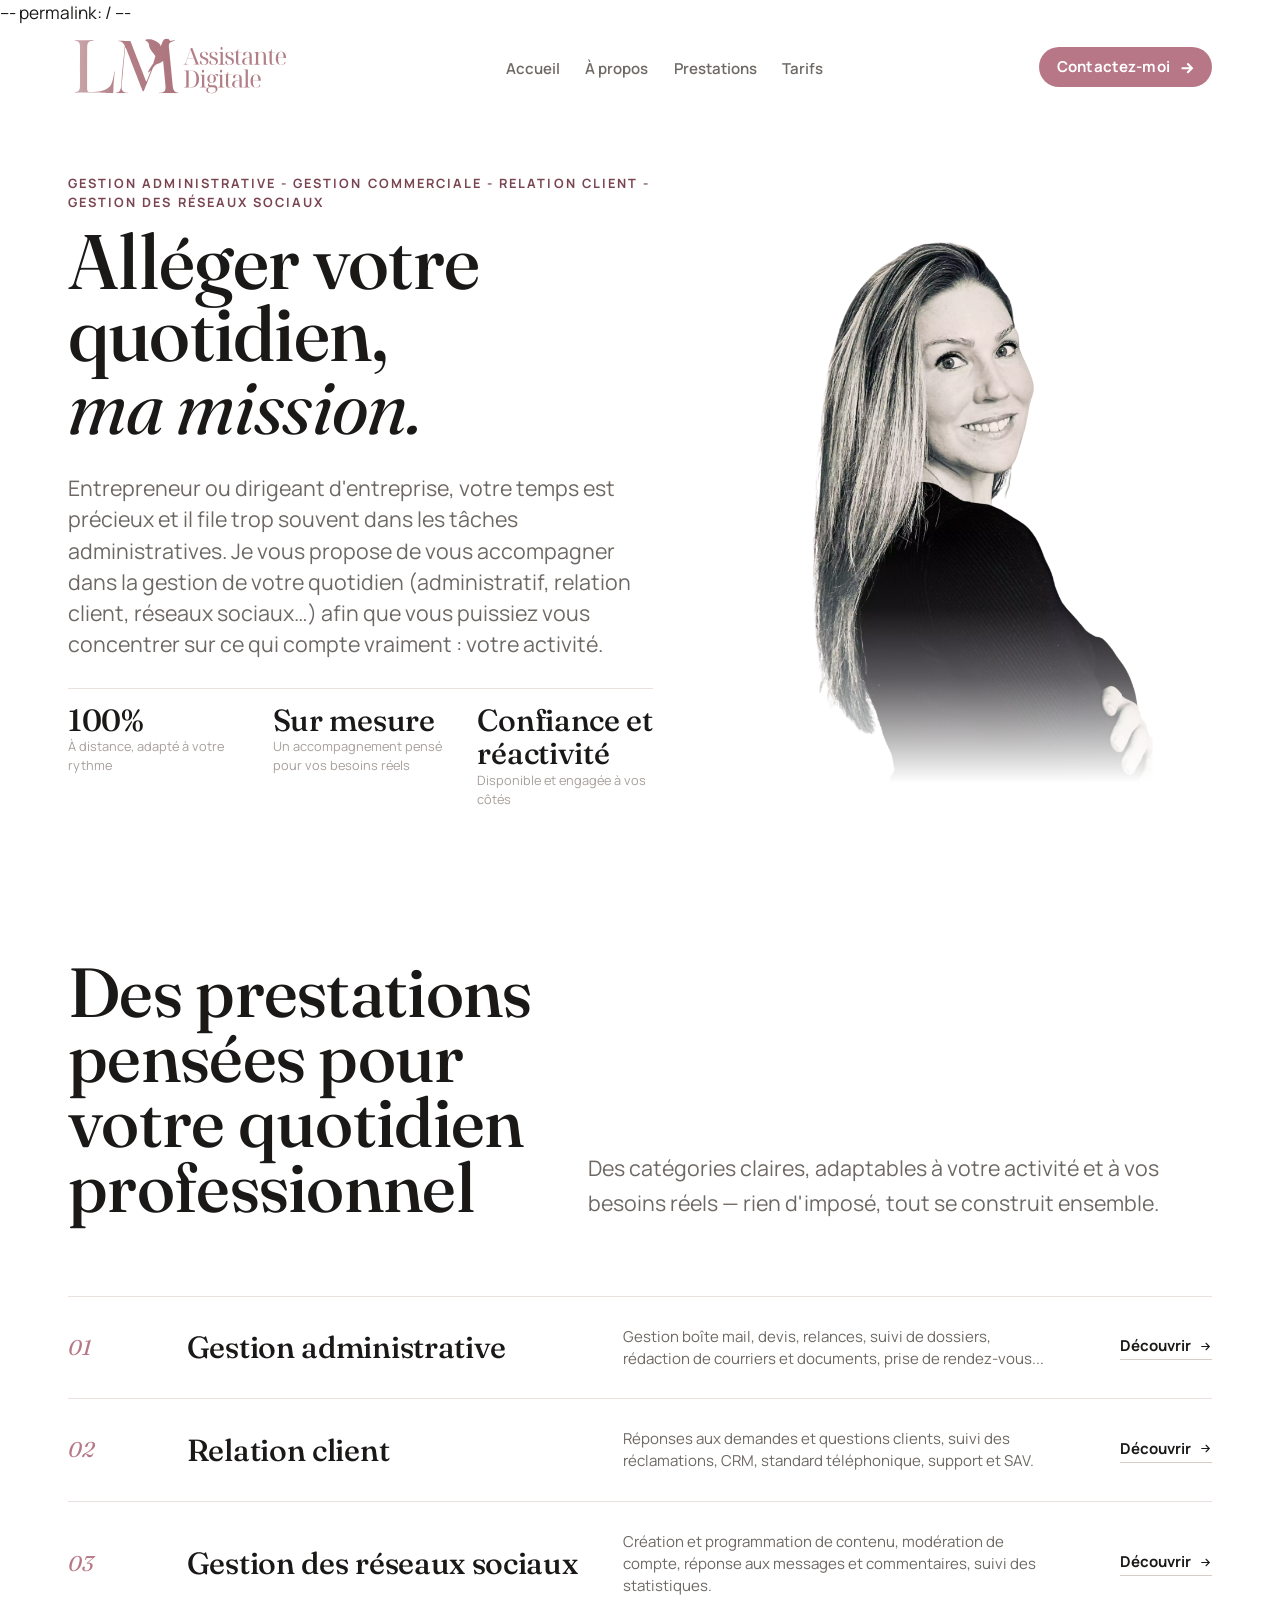
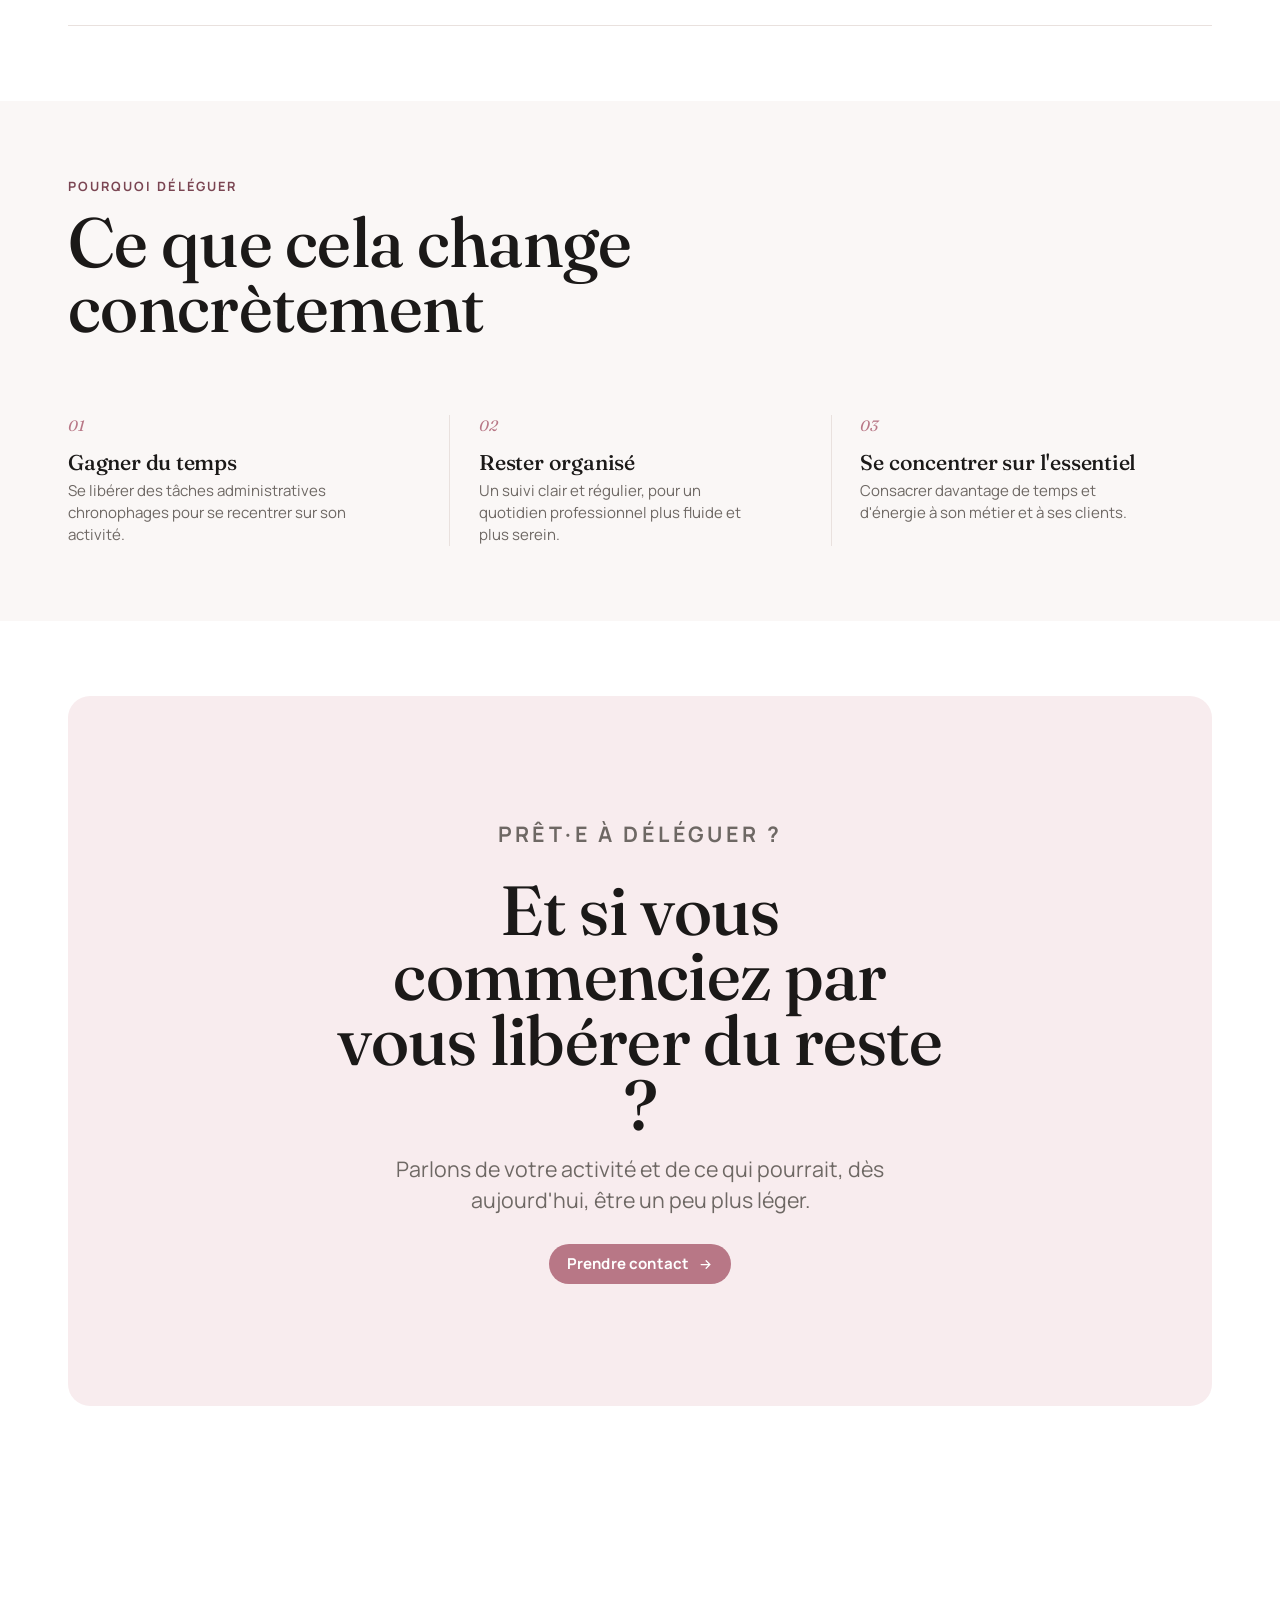
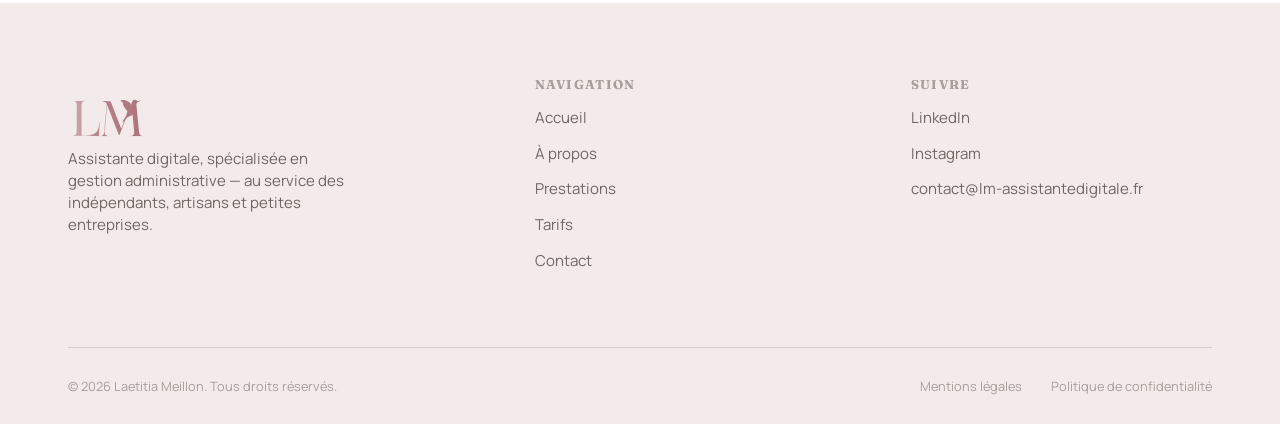
<file: index.html>
---
permalink: /
---

<!DOCTYPE html>
<html lang="fr">

<head>
  <meta charset="UTF-8">
  <meta name="viewport" content="width=device-width, initial-scale=1.0">

  <title>LM — Assistante digitale</title>

  <meta name="description" content="Je suis LM, assistante digitale et experte en gestion administrative. J'accompagne les indépendants, artisans et petites entreprises dans la gestion de leur quotidien professionnel, pour leur permettre de se concentrer sur leur activité.">
  <meta name="keywords" content="LM assistante digitale, gestion administrative, valence, gestion commerciale, relais client, services aux indépendants, services aux petites entreprises, organisation professionnelle, accompagnement sur mesure, délégation de tâches administratives, gestion des réseaux sociaux, support administratif, optimisation du temps, efficacité professionnelle, drôme, à distance">
  <meta name="robots" content="index, follow">

  <meta property="og:title" content="LM — Assistante digitale & gestion administrative">
  <meta property="og:description" content="LM est une assistante digitale et experte en gestion administrative, dédiée aux indépendants, artisans et petites entreprises.">
  <meta property="og:image" content="https://lm-assistantedigitale.fr/pics/index.jpg">
  <meta property="og:url" content="https://lm-assistantedigitale.fr/">
  <meta property="og:type" content="website">
  
  <meta name="twitter:card" content="summary_large_image">
  <meta name="twitter:title" content="LM">
  <meta name="twitter:description" content="LM est une assistante digitale et experte en gestion administrative, dédiée aux indépendants, artisans et petites entreprises.">
  <meta name="twitter:image" content="https://lm-assistantedigitale.fr/pics/meta/index.jpg">
  <meta name="twitter:url" content="https://lm-assistantedigitale.fr/">

  <link rel="apple-touch-icon" sizes="180x180" href="/pics/meta/logo-1000.png">
  <meta name="apple-mobile-web-app-capable" content="yes">
  <meta name="apple-mobile-web-app-title" content="LM">
  <meta name="apple-mobile-web-app-status-bar-style" content="default">
  <link rel="apple-touch-startup-image" href="/pics/meta/logo-1500.png">
  
  <meta name="theme-color" content="#ffffff" media="(prefers-color-scheme: light)">
  <meta name="theme-color" content="#000000" media="(prefers-color-scheme: dark)">
  
  <link rel="icon" type="image/png" href="/favicon.png"">
  <link rel="stylesheet" href="/style.css">
</head>

<body>
<a class="skip-link" href="#main">Aller au contenu</a>

<header class="site-header">
  <div class="container site-header__inner">
    <a href="/" class="brand" aria-label="LM — Accueil">
      <img src="/pics/logo.svg" alt="Logo LM">
    </a>
    <nav class="main-nav" aria-label="Navigation principale">
      <ul>
        <li><a href="/">Accueil</a></li>
        <li><a href="/a-propos">À propos</a></li>
        <li><a href="/prestations">Prestations</a></li>
        <li><a href="/tarifs">Tarifs</a></li>
      </ul>
    </nav>
    <div class="header-actions">
      <a href="/contact" class="btn btn--primary">
        Contactez-moi
        <svg viewBox="0 0 22 22" fill="none" stroke="currentColor" stroke-width="3" stroke-linecap="round"><path d="M5 12h14M13 6l6 6-6 6"/></svg>
      </a>
      <button class="hamburger" aria-label="Ouvrir le menu" aria-expanded="false" aria-controls="mobile-menu">
        <span></span><span></span><span></span>
      </button>
    </div>
  </div>
</header>

<nav id="mobile-menu" class="mobile-menu" aria-label="Navigation mobile">
  <ul>
    <li><a href="/">Accueil</a></li>
    <li><a href="/a-propos">À propos</a></li>
    <li><a href="/prestations">Prestations</a></li>
    <li><a href="/tarifs">Tarifs</a></li>
  </ul>
  <div class="mobile-menu__footer">
    <a href="/contact" class="btn btn--primary">Contactez-moi</a>
  </div>
</nav>

<main id="main">

  <!-- HERO -->
  <section class="hero">
    <div class="container hero__grid">
      <div class="hero__content">
        <p class="eyebrow hero__eyebrow">Gestion administrative - Gestion commerciale - Relation client - Gestion des réseaux sociaux</p>
        <h1>Alléger votre quotidien, <br><span class="italic-serif">ma mission.</span></h1>
        <p class="hero__lede">Entrepreneur ou dirigeant d'entreprise, votre temps est précieux et il file trop souvent dans les tâches administratives. Je vous propose de vous accompagner dans la gestion de votre quotidien (administratif, relation client, réseaux sociaux…) afin que vous puissiez vous concentrer sur ce qui compte vraiment : votre activité.</p>
        <div class="hero__meta">
          <div><strong>100%</strong>À distance, adapté à votre rythme</div>
          <div><strong>Sur mesure</strong>Un accompagnement pensé pour vos besoins réels</div>
          <div><strong>Confiance et réactivité</strong>Disponible et engagée à vos côtés</div>
        </div>
      </div>
      <div class="hero__visual" aria-hidden="true">
        <img src="/pics/portraits/index.webp" alt="Photo d'illustration" />
      </div>
    </div>
  </section>

  <!-- PRESTATIONS -->
  <section class="section" id="prestations">
    <div class="container">
      <div class="section__head section__head--row reveal">
        <div>
          <h2 class="section__title">Des prestations pensées pour votre quotidien professionnel</h2>
        </div>
        <p class="lede">Des catégories claires, adaptables à votre activité et à vos besoins réels — rien d'imposé, tout se construit ensemble.</p>
      </div>

      <div class="service-list reveal">
        <div class="service-row">
          <span class="service-row__num">01</span>
          <h3 class="service-row__title">Gestion administrative</h3>
          <p class="service-row__desc">Gestion boîte mail, devis, relances, suivi de dossiers, rédaction de courriers et documents, prise de rendez-vous...</p>
          <a href="/prestations" class="text-link">Découvrir <svg viewBox="0 0 24 24" fill="none" stroke="currentColor" stroke-width="2" stroke-linecap="round"><path d="M5 12h14M13 6l6 6-6 6"/></svg></a>
        </div>
        <div class="service-row">
          <span class="service-row__num">02</span>
          <h3 class="service-row__title">Relation client</h3>
          <p class="service-row__desc">Réponses aux demandes et questions clients, suivi des réclamations, CRM, standard téléphonique, support et SAV.</p>
          <a href="/prestations" class="text-link">Découvrir <svg viewBox="0 0 24 24" fill="none" stroke="currentColor" stroke-width="2" stroke-linecap="round"><path d="M5 12h14M13 6l6 6-6 6"/></svg></a>
        </div>
        <div class="service-row">
          <span class="service-row__num">03</span>
          <h3 class="service-row__title">Gestion des réseaux sociaux</h3>
          <p class="service-row__desc">Création et programmation de contenu, modération de compte, réponse aux messages et commentaires, suivi des statistiques.</p>
          <a href="/prestations" class="text-link">Découvrir <svg viewBox="0 0 24 24" fill="none" stroke="currentColor" stroke-width="2" stroke-linecap="round"><path d="M5 12h14M13 6l6 6-6 6"/></svg></a>
        </div>
      </div>
    </div>
  </section>
  
  <!-- POURQUOI DÉLÉGUER -->
  <section class="section section--soft">
    <div class="container">
      <div class="section__head reveal">
        <p class="eyebrow">Pourquoi déléguer</p>
        <h2 class="section__title">Ce que cela change concrètement</h2>
      </div>
      <div class="benefits reveal">
        <div class="benefit">
          <span class="benefit__index">01</span>
          <h3>Gagner du temps</h3>
          <p>Se libérer des tâches administratives chronophages pour se recentrer sur son activité.</p>
        </div>
        <div class="benefit">
          <span class="benefit__index">02</span>
          <h3>Rester organisé</h3>
          <p>Un suivi clair et régulier, pour un quotidien professionnel plus fluide et plus serein.</p>
        </div>
        <div class="benefit">
          <span class="benefit__index">03</span>
          <h3>Se concentrer sur l'essentiel</h3>
          <p>Consacrer davantage de temps et d'énergie à son métier et à ses clients.</p>
        </div>
      </div>
    </div>
  </section>

  <!-- CTA FINAL -->
  <section class="section">
    <div class="container">
      <div class="cta-final reveal">
        <div class="cta-final__inner">
          <p class="eyebrow" style="justify-content:center;">Prêt·e à déléguer ?</p>
          <h2>Et si vous commenciez par vous libérer du reste ?</h2>
          <p>Parlons de votre activité et de ce qui pourrait, dès aujourd'hui, être un peu plus léger.</p>
          <a href="/contact" class="btn btn--primary">
            Prendre contact
            <svg viewBox="0 0 24 24" fill="none" stroke="currentColor" stroke-width="2" stroke-linecap="round"><path d="M5 12h14M13 6l6 6-6 6"/></svg>
          </a>
        </div>
      </div>
    </div>
  </section>

</main>

<footer class="site-footer">
  <div class="container">
    <div class="footer-top">
      <div class="footer-brand">
        <img src="/pics/logo-footer.svg" alt="Logo LM">
        <p>Assistante digitale, spécialisée en gestion administrative — au service des indépendants, artisans et petites entreprises.</p>
      </div>
      <div class="footer-col">
        <h4>Navigation</h4>
        <ul>
          <li><a href="/">Accueil</a></li>
          <li><a href="/a-propos">À propos</a></li>
          <li><a href="/prestations">Prestations</a></li>
          <li><a href="/tarifs">Tarifs</a></li>
          <li><a href="/contact">Contact</a></li>
        </ul>
      </div>
      <div class="footer-col">
        <h4>Suivre</h4>
        <ul>
          <li><a href="https://linkedin.com/company/lm-assistante-digitale" target="_blank" rel="noopener">LinkedIn</a></li>
          <li><a href="https://www.instagram.com/lm_assistantedigitale" target="_blank" rel="noopener">Instagram</a></li>
          <li><a href="mailto:contact@lm-assistantedigitale.fr">contact@lm-assistantedigitale.fr</a></li>
        </ul>
      </div>
    </div>
    <div class="footer-bottom">
      <span>© 2026 Laetitia Meillon. Tous droits réservés.</span>
      <div class="footer-bottom__links">
        <a href="/mentions-legales">Mentions légales</a>
        <a href="/politique-de-confidentialite">Politique de confidentialité</a>
      </div>
    </div>
  </div>
</footer>

<script src="/script.js"></script>
</body>
</html>
</file>
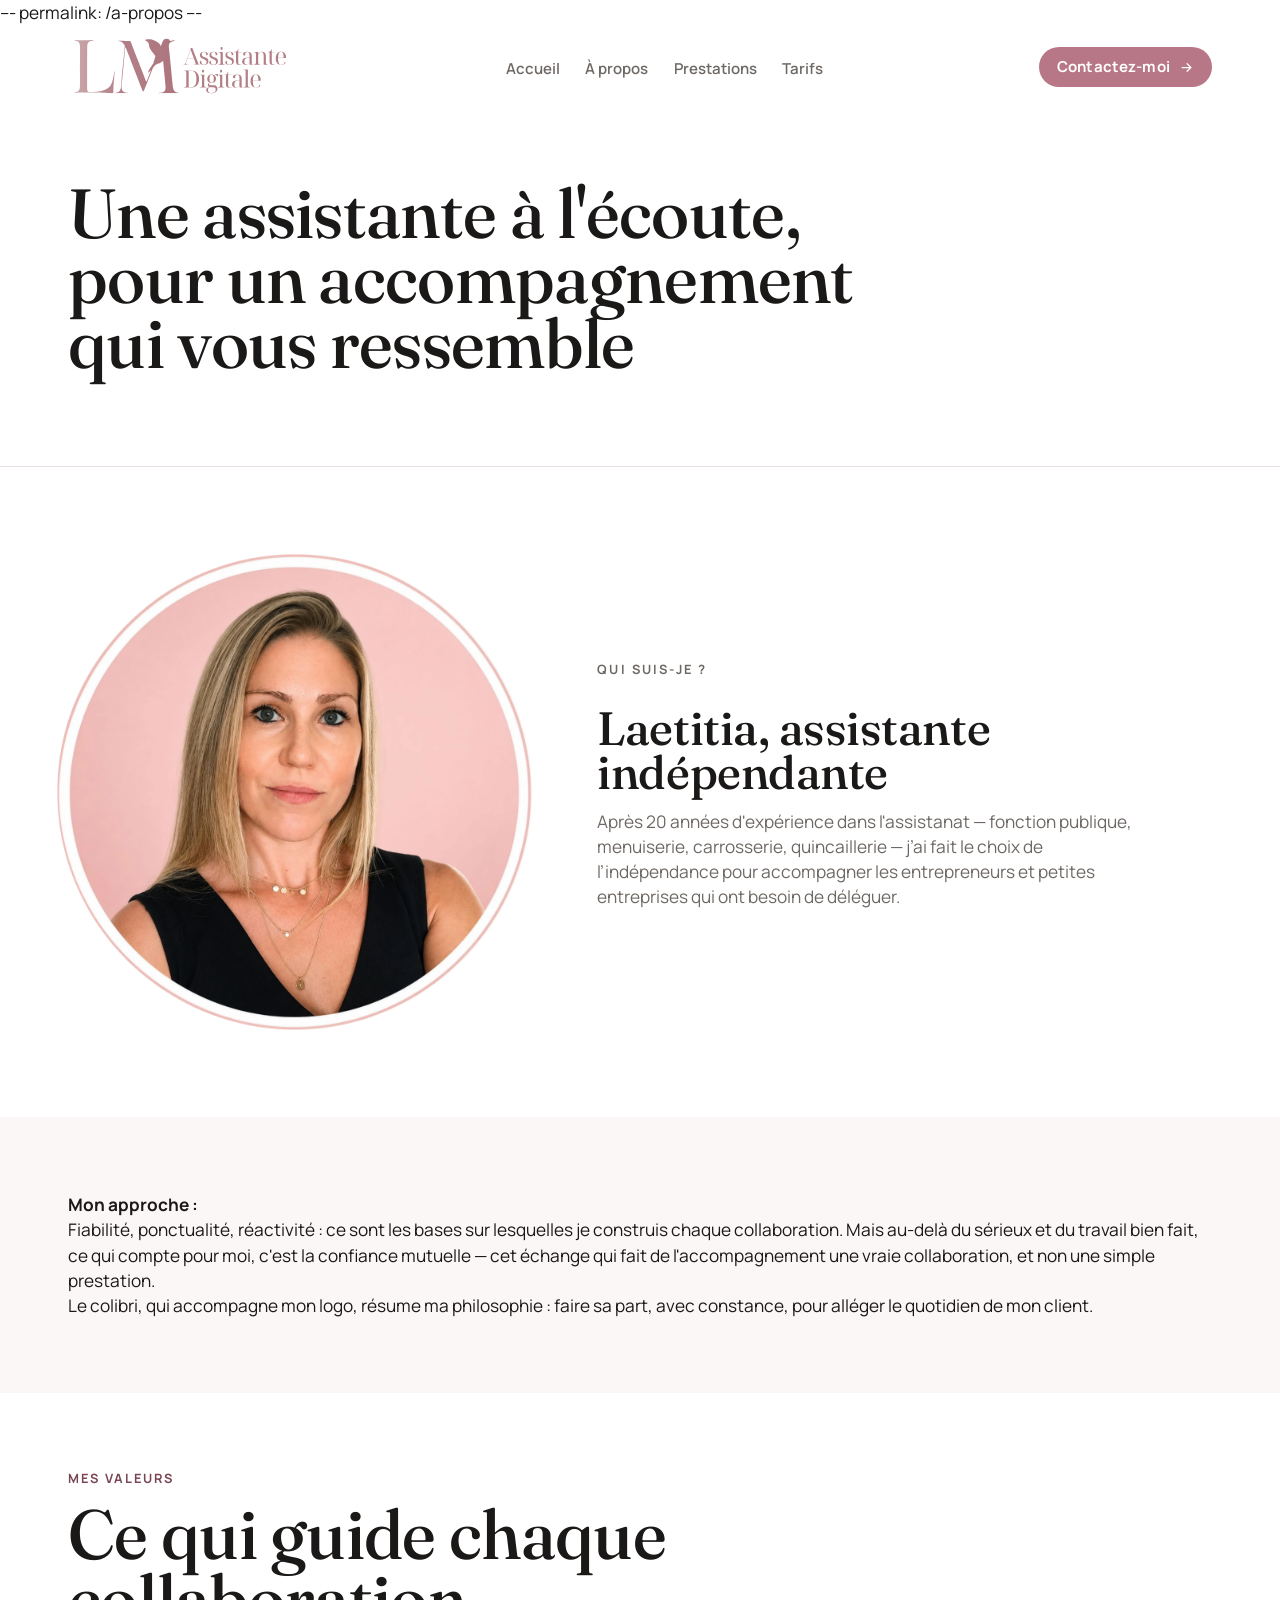
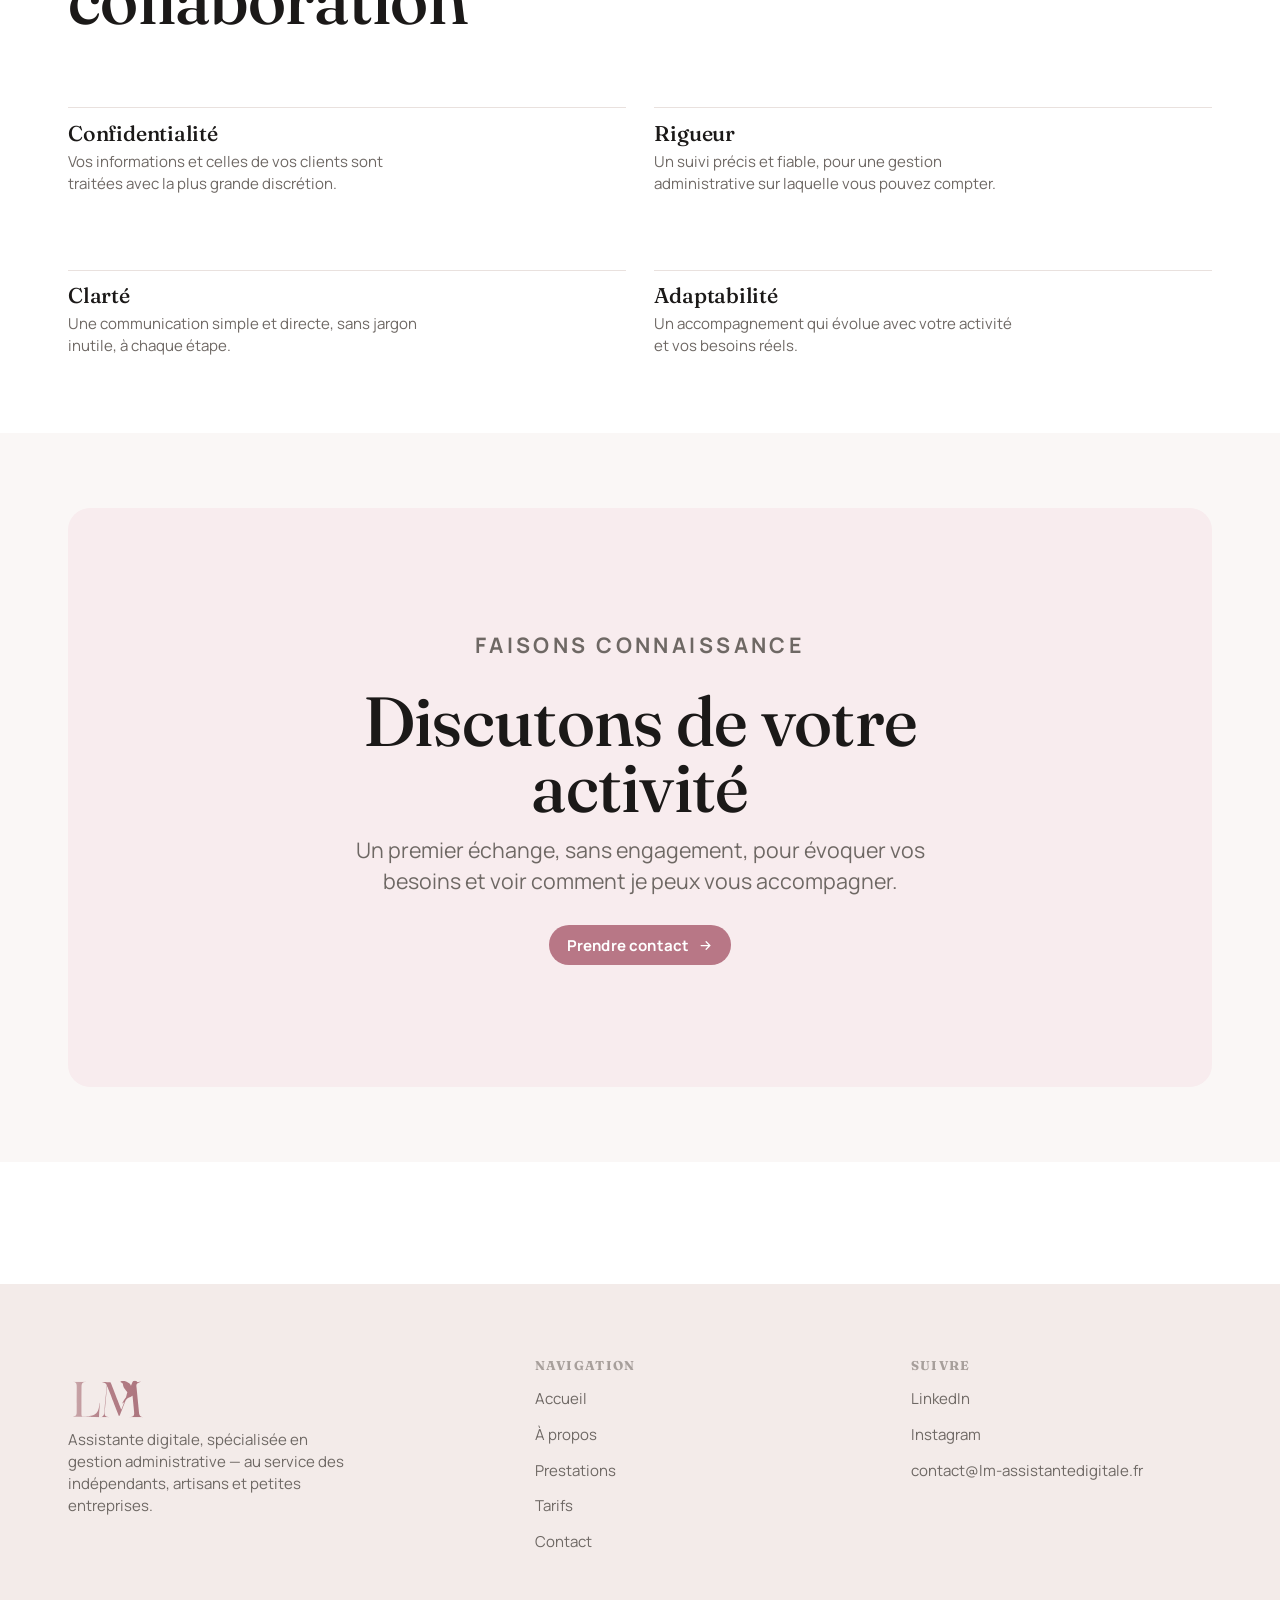
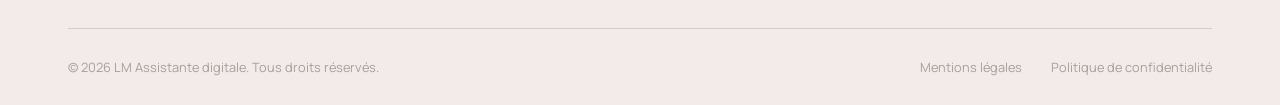
<file: a-propos.html>
---
permalink: /a-propos
---

<!DOCTYPE html>
<html lang="fr">

<head>
  <meta charset="UTF-8">
  <meta name="viewport" content="width=device-width, initial-scale=1.0">

  <title>À propos — LM Assistante digitale</title>

  <meta name="description" content="Découvrez qui je suis : une assistante digitale spécialisée en gestion administrative. Mon approche, mes valeurs et ma manière d'accompagner mes clients les aident dans leurs objectifs.">
  <meta name="keywords" content="LM assistante digitale, à propos, valence, gestion administrative, indépendants, artisans, petites entreprises">
  <meta name="robots" content="index, follow">

  <meta property="og:title" content="LM — Assistante digitale & gestion administrative">
  <meta property="og:description" content="LM est une assistante digitale et experte en gestion administrative, dédiée aux indépendants, artisans et petites entreprises.">
  <meta property="og:url" content="https://lm-assistantedigitale.fr/a-propos">
  <meta property="og:type" content="website">
  
  <meta name="theme-color" content="#ffffff" media="(prefers-color-scheme: light)">
  <meta name="theme-color" content="#000000" media="(prefers-color-scheme: dark)">
  
  <link rel="icon" type="image/png" href="/favicon.png"">
  <link rel="stylesheet" href="/style.css">
</head>

<body>
<a class="skip-link" href="#main">Aller au contenu</a>

<header class="site-header">
  <div class="container site-header__inner">
    <a href="/" class="brand" aria-label="LM — Accueil">
      <img src="/pics/logo.svg" alt="Logo LM">
    </a>
    <nav class="main-nav" aria-label="Navigation principale">
      <ul>
        <li><a href="/">Accueil</a></li>
        <li><a href="/a-propos">À propos</a></li>
        <li><a href="/prestations">Prestations</a></li>
        <li><a href="/tarifs">Tarifs</a></li>
      </ul>
    </nav>
    <div class="header-actions">
      <a href="/contact" class="btn btn--primary">
        Contactez-moi
        <svg viewBox="0 0 24 24" fill="none" stroke="currentColor" stroke-width="2" stroke-linecap="round"><path d="M5 12h14M13 6l6 6-6 6"/></svg>
      </a>
      <button class="hamburger" aria-label="Ouvrir le menu" aria-expanded="false" aria-controls="mobile-menu">
        <span></span><span></span><span></span>
      </button>
    </div>
  </div>
</header>

<nav id="mobile-menu" class="mobile-menu" aria-label="Navigation mobile">
  <ul>
    <li><a href="/">Accueil</a></li>
    <li><a href="/a-propos">À propos</a></li>
    <li><a href="/prestations">Prestations</a></li>
    <li><a href="/tarifs">Tarifs</a></li>
  </ul>
  <div class="mobile-menu__footer">
    <a href="/contact" class="btn btn--primary">Contactez-moi</a>
  </div>
</nav>

<main id="main">

  <section class="page-hero">
    <div class="container">
      <p class="eyebrow"></p>
      <h1>Une assistante à l'écoute, pour un accompagnement qui vous ressemble</h1>
      <p class="lede"></p>
    </div>
  </section>

  <section class="section">
    <div class="container about-preview">
      <div class="about-preview__frame reveal">
        <img src="/pics/portraits/a-propos.webp" alt="Portrait de Laetitia, assistante indépendante" class="about-portrait">
      </div>
      <div class="about-preview__body reveal">
        <p class="eyebrow">Qui suis-je ?</p>
        <h2 class="section__title section__title--md" style="margin-top:var(--space-xs); margin-bottom:var(--space-sm);">Laetitia, assistante indépendante</h2>
        <p>Après 20 années d'expérience dans l'assistanat — fonction publique, menuiserie, carrosserie, quincaillerie — j’ai fait le choix de l’indépendance pour accompagner les entrepreneurs et petites entreprises qui ont besoin de déléguer.</p>
      </div>
    </div>
  </section>

  <section class="section section--soft">
    <div class="container statement">
      <p class="statement__lead"><strong>Mon approche :</strong></p>
      <div class="statement__body">
        <p>Fiabilité, ponctualité, réactivité : ce sont les bases sur lesquelles je construis chaque collaboration. Mais au-delà du sérieux et du travail bien fait, ce qui compte pour moi, c'est la confiance mutuelle — cet échange qui fait de l'accompagnement une vraie collaboration, et non une simple prestation.</p>
        <p>Le colibri, qui accompagne mon logo, résume ma philosophie : faire sa part, avec constance, pour alléger le quotidien de mon client.</p>
      </div>
    </div>
  </section>

  <section class="section">
    <div class="container">
      <div class="section__head reveal">
        <p class="eyebrow">Mes valeurs</p>
        <h2 class="section__title">Ce qui guide chaque collaboration</h2>
      </div>
      <div class="values-grid reveal">
        <div class="value-item">
          <h3>Confidentialité</h3>
          <p>Vos informations et celles de vos clients sont traitées avec la plus grande discrétion.</p>
        </div>
        <div class="value-item">
          <h3>Rigueur</h3>
          <p>Un suivi précis et fiable, pour une gestion administrative sur laquelle vous pouvez compter.</p>
        </div>
        <div class="value-item">
          <h3>Clarté</h3>
          <p>Une communication simple et directe, sans jargon inutile, à chaque étape.</p>
        </div>
        <div class="value-item">
          <h3>Adaptabilité</h3>
          <p>Un accompagnement qui évolue avec votre activité et vos besoins réels.</p>
        </div>
      </div>
    </div>
  </section>

  <section class="section section--soft">
    <div class="container">
      <div class="cta-final reveal">
        <div class="cta-final__inner">
          <p class="eyebrow" style="justify-content:center;">Faisons connaissance</p>
          <h2>Discutons de votre activité</h2>
          <p>Un premier échange, sans engagement, pour évoquer vos besoins et voir comment je peux vous accompagner.</p>
          <a href="/contact" class="btn btn--primary">
            Prendre contact
            <svg viewBox="0 0 24 24" fill="none" stroke="currentColor" stroke-width="2" stroke-linecap="round"><path d="M5 12h14M13 6l6 6-6 6"/></svg>
          </a>
        </div>
      </div>
    </div>
  </section>

</main>

<footer class="site-footer">
  <div class="container">
    <div class="footer-top">
      <div class="footer-brand">
        <img src="/pics/logo-footer.svg" alt="Logo LM">
        <p>Assistante digitale, spécialisée en gestion administrative — au service des indépendants, artisans et petites entreprises.</p>
      </div>
      <div class="footer-col">
        <h4>Navigation</h4>
        <ul>
          <li><a href="/">Accueil</a></li>
          <li><a href="/a-propos">À propos</a></li>
          <li><a href="/prestations">Prestations</a></li>
          <li><a href="/tarifs">Tarifs</a></li>
          <li><a href="/contact">Contact</a></li>
        </ul>
      </div>
      <div class="footer-col">
        <h4>Suivre</h4>
        <ul>
          <li><a href="https://linkedin.com/company/lm-assistante-digitale" target="_blank" rel="noopener">LinkedIn</a></li>
          <li><a href="https://www.instagram.com/lm_assistantedigitale" target="_blank" rel="noopener">Instagram</a></li>
          <li><a href="mailto:contact@lm-assistantedigitale.fr">contact@lm-assistantedigitale.fr</a></li>
        </ul>
      </div>
    </div>
    <div class="footer-bottom">
      <span>© 2026 LM Assistante digitale. Tous droits réservés.</span>
      <div class="footer-bottom__links">
        <a href="/mentions-legales">Mentions légales</a>
        <a href="/politique-de-confidentialite">Politique de confidentialité</a>
      </div>
    </div>
  </div>
</footer>

<script src="/script.js"></script>
</body>
</html>
</file>
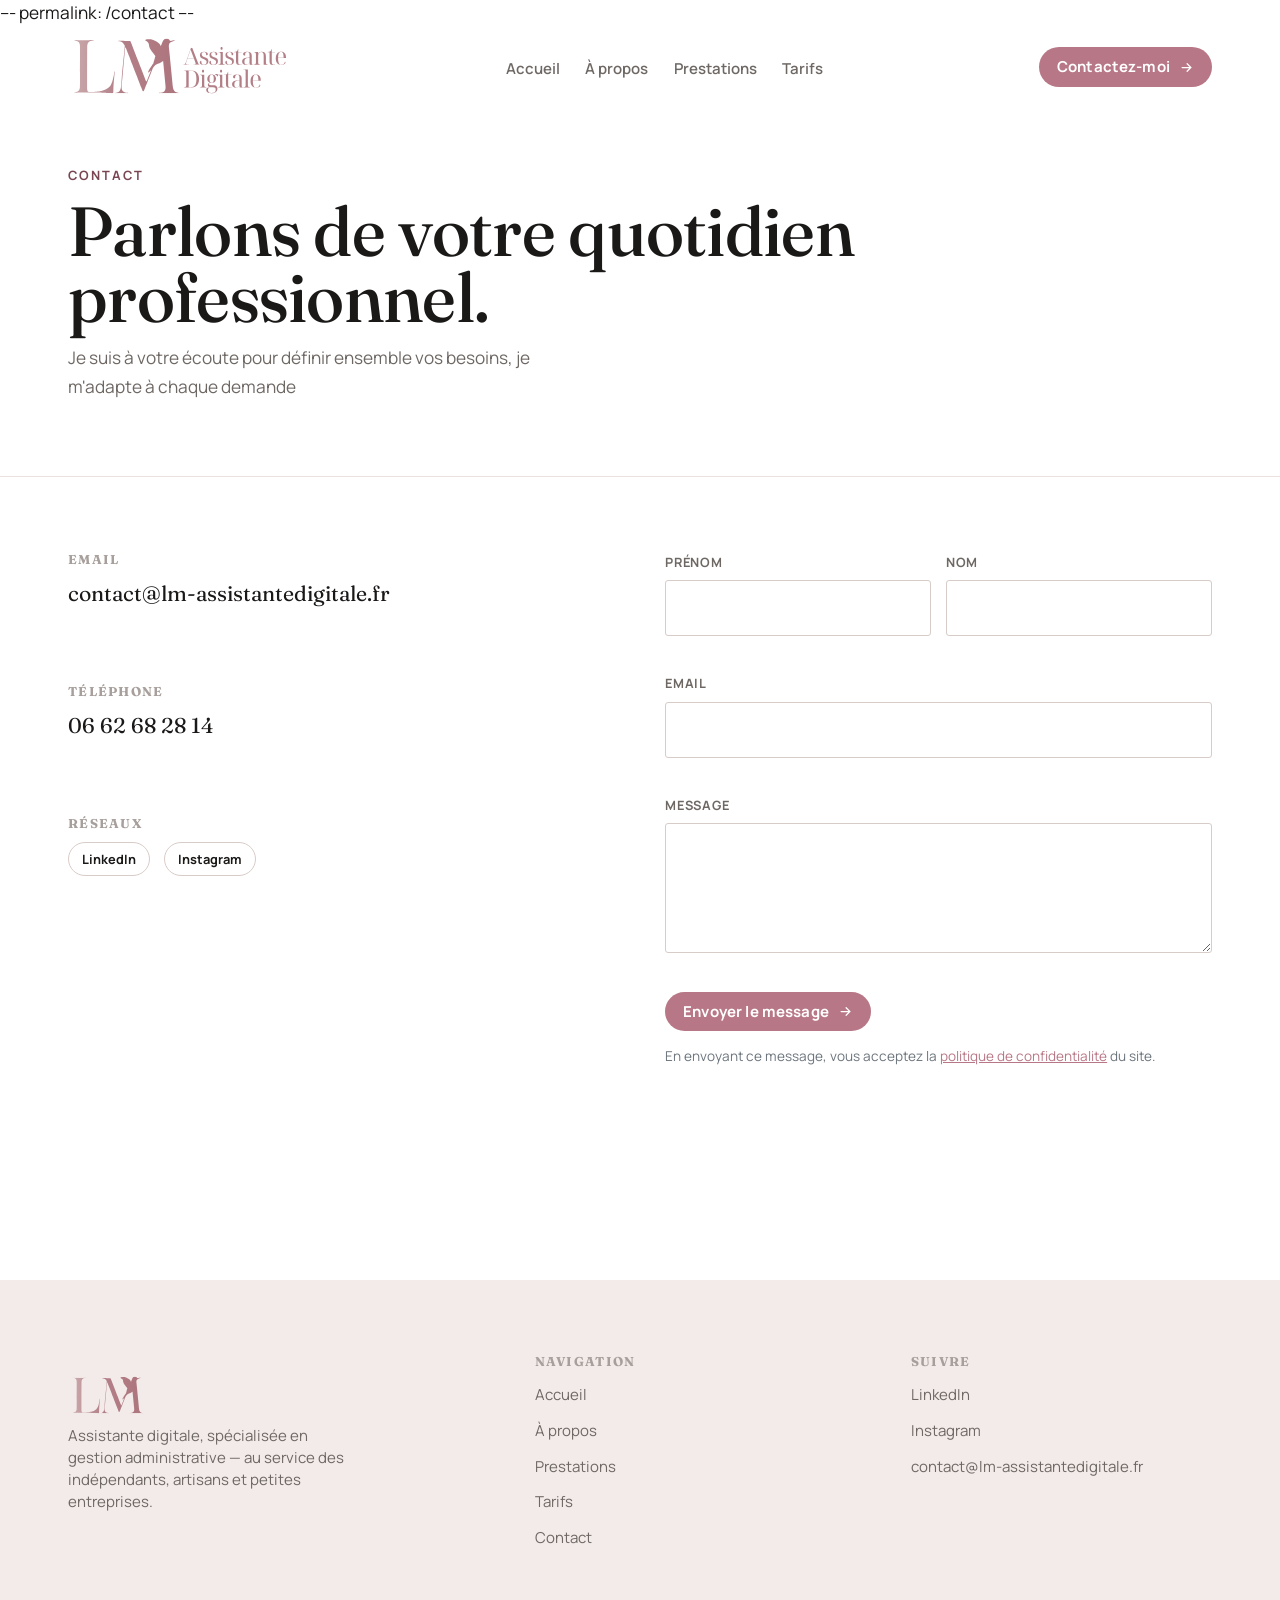
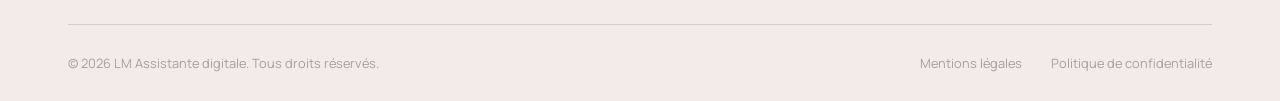
<file: contact.html>
---
permalink: /contact
---

<!DOCTYPE html>
<html lang="fr">

<head>
  <meta charset="UTF-8">
  <meta name="viewport" content="width=device-width, initial-scale=1.0">

  <title>Contact — LM Assistante digitale</title>

  <meta name="description" content="Contactez-moi pour discuter de vos besoins en gestion administrative et découvrir comment LM peut alléger votre quotidien professionnel.">
  <meta name="keywords" content="LM assistante digitale, contact, gestion administrative, indépendants, artisans, petites entreprises">
  <meta name="robots" content="index, follow">

  <meta property="og:title" content="LM — Assistante digitale & gestion administrative">
  <meta property="og:description" content="LM est une assistante digitale et experte en gestion administrative, dédiée aux indépendants, artisans et petites entreprises.">
  <meta property="og:url" content="https://lm-assistantedigitale.fr/contact">
  <meta property="og:type" content="website">
  
  <meta name="theme-color" content="#ffffff" media="(prefers-color-scheme: light)">
  <meta name="theme-color" content="#000000" media="(prefers-color-scheme: dark)">
  
  <link rel="icon" type="image/png" href="/favicon.png"">
  <link rel="stylesheet" href="/style.css">
</head>

<body>
<a class="skip-link" href="#main">Aller au contenu</a>

<header class="site-header">
  <div class="container site-header__inner">
    <a href="/" class="brand" aria-label="LM — Accueil">
      <img src="/pics/logo.svg" alt="Logo LM">
    </a>
    <nav class="main-nav" aria-label="Navigation principale">
      <ul>
        <li><a href="/">Accueil</a></li>
        <li><a href="/a-propos">À propos</a></li>
        <li><a href="/prestations">Prestations</a></li>
        <li><a href="/tarifs">Tarifs</a></li>
      </ul>
    </nav>
    <div class="header-actions">
      <a href="/contact" class="btn btn--primary">
        Contactez-moi
        <svg viewBox="0 0 24 24" fill="none" stroke="currentColor" stroke-width="2" stroke-linecap="round"><path d="M5 12h14M13 6l6 6-6 6"/></svg>
      </a>
      <button class="hamburger" aria-label="Ouvrir le menu" aria-expanded="false" aria-controls="mobile-menu">
        <span></span><span></span><span></span>
      </button>
    </div>
  </div>
</header>

<nav id="mobile-menu" class="mobile-menu" aria-label="Navigation mobile">
  <ul>
    <li><a href="/">Accueil</a></li>
    <li><a href="/a-propos">À propos</a></li>
    <li><a href="/prestations">Prestations</a></li>
    <li><a href="/tarifs">Tarifs</a></li>
  </ul>
  <div class="mobile-menu__footer">
    <a href="/contact" class="btn btn--primary">Contactez-moi</a>
  </div>
</nav>

<main id="main">

  <section class="page-hero">
    <div class="container">
      <p class="eyebrow">Contact</p>
      <h1>Parlons de votre quotidien professionnel.</h1>
      <p class="lede">Je suis à votre écoute pour définir ensemble vos besoins, je m'adapte à chaque demande</p>
    </div>
  </section>

  <section class="section">
    <div class="container contact-layout">

      <div class="contact-info reveal">
        <div class="contact-info__block">
          <h3>Email</h3>
          <a href="mailto:contact@lm-assistantedigitale.fr">contact@lm-assistantedigitale.fr</a>
        </div>
        <div class="contact-info__block">
          <h3>Téléphone</h3>
          <p>06 62 68 28 14</p>
        </div>
        <div class="contact-info__block">
          <h3>Réseaux</h3>
          <div class="contact-info__socials">
            <a href="https://linkedin.com/company/lm-assistante-digitale" rel="noopener">LinkedIn</a>
            <a href="https://www.instagram.com/lm_assistantedigitale" rel="noopener">Instagram</a>
          </div>
        </div>
      </div>

      <form id="contact-form" class="reveal" action="https://api.web3forms.com/submit" method="POST" novalidate>
        <input type="hidden" name="access_key" value="16178687-a2e2-489a-a52f-5c8aad9b9979">
        <input type="hidden" name="subject" value="Nouveau message depuis LM Assistante digitale">
        <input type="hidden" name="from_name" value="LM Assistante digitale">
        <div class="form-grid form-grid--split">
          <div class="field">
            <label for="prenom">Prénom</label>
            <input type="text" id="prenom" name="prenom" required autocomplete="given-name">
            <span class="field__error" role="alert"></span>
          </div>
          <div class="field">
            <label for="nom">Nom</label>
            <input type="text" id="nom" name="nom" required autocomplete="family-name">
            <span class="field__error" role="alert"></span>
          </div>
        </div>

        <div class="form-grid" style="margin-top:var(--space-sm);">
          <div class="field">
            <label for="email">Email</label>
            <input type="email" id="email" name="email" required autocomplete="email">
            <span class="field__error" role="alert"></span>
          </div>
          <div class="field">
            <label for="message">Message</label>
            <textarea id="message" name="message" required></textarea>
            <span class="field__error" role="alert"></span>
          </div>
        </div>

        <div class="form-status" role="status" aria-live="polite"></div>

        <div style="margin-top:var(--space-sm);">
          <button type="submit" class="btn btn--primary">
            Envoyer le message
            <svg viewBox="0 0 24 24" fill="none" stroke="currentColor" stroke-width="2" stroke-linecap="round"><path d="M5 12h14M13 6l6 6-6 6"/></svg>
          </button>
        </div>
        <p class="legal-notice">En envoyant ce message, vous acceptez la <a href="/politique-de-confidentialite">politique de confidentialité</a> du site.</p>
      </form>

    </div>
  </section>

</main>

<footer class="site-footer">
  <div class="container">
    <div class="footer-top">
      <div class="footer-brand">
        <img src="/pics/logo-footer.svg" alt="Logo LM">
        <p>Assistante digitale, spécialisée en gestion administrative — au service des indépendants, artisans et petites entreprises.</p>
      </div>
      <div class="footer-col">
        <h4>Navigation</h4>
        <ul>
          <li><a href="/">Accueil</a></li>
          <li><a href="/a-propos">À propos</a></li>
          <li><a href="/prestations">Prestations</a></li>
          <li><a href="/tarifs">Tarifs</a></li>
          <li><a href="/contact">Contact</a></li>
        </ul>
      </div>
      <div class="footer-col">
        <h4>Suivre</h4>
        <ul>
          <li><a href="https://linkedin.com/company/lm-assistante-digitale" target="_blank" rel="noopener">LinkedIn</a></li>
          <li><a href="https://www.instagram.com/lm_assistantedigitale" target="_blank" rel="noopener">Instagram</a></li>
          <li><a href="mailto:contact@lm-assistantedigitale.fr">contact@lm-assistantedigitale.fr</a></li>
        </ul>
      </div>
    </div>
    <div class="footer-bottom">
      <span>© 2026 LM Assistante digitale. Tous droits réservés.</span>
      <div class="footer-bottom__links">
        <a href="/mentions-legales">Mentions légales</a>
        <a href="/politique-de-confidentialite">Politique de confidentialité</a>
      </div>
    </div>
  </div>
</footer>

<script src="/script.js"></script>
</body>
</html>
</file>
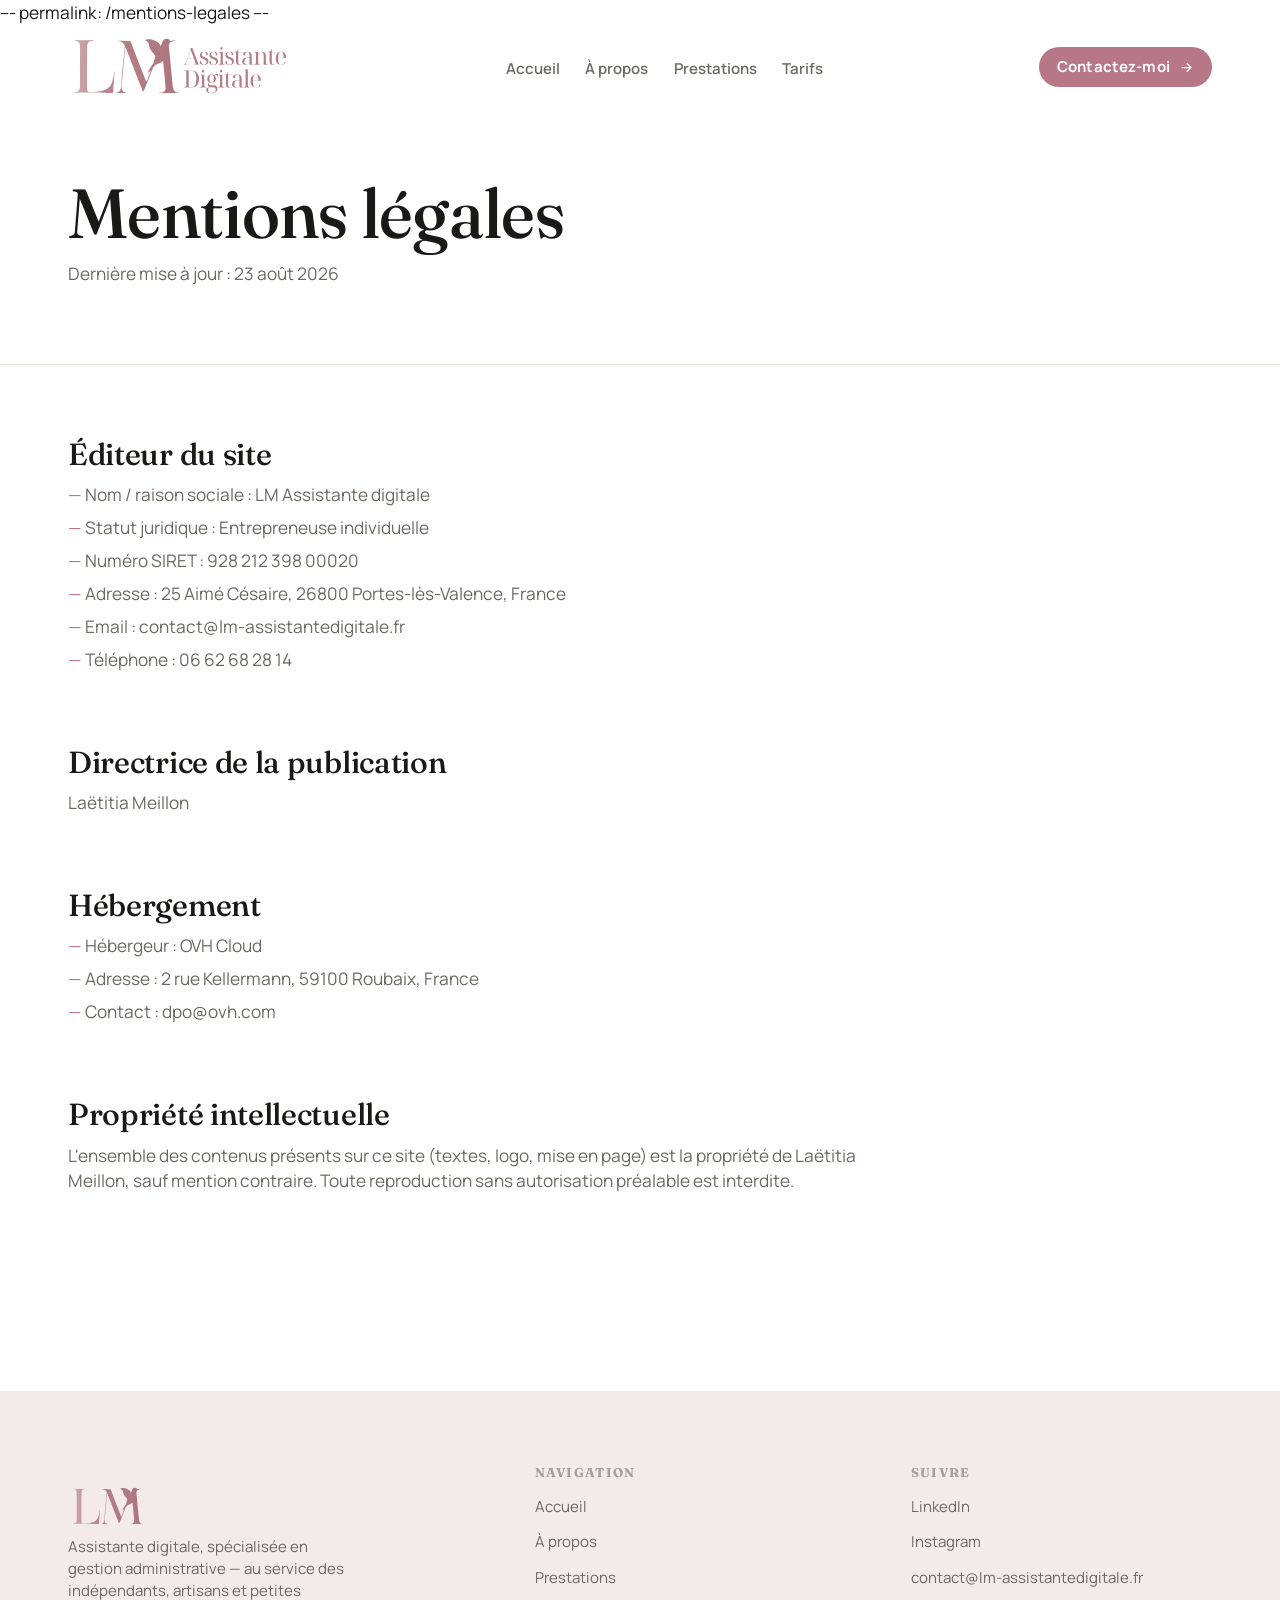
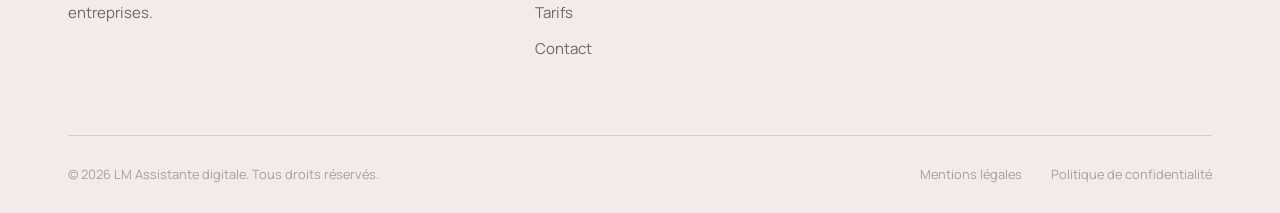
<file: mentions-legales.html>
---
permalink: /mentions-legales
---

<!DOCTYPE html>
<html lang="fr">

<head>
  <meta charset="UTF-8">
  <meta name="viewport" content="width=device-width, initial-scale=1.0">

  <title>Mentions légales — LM</title>

  <meta name="robots" content="noindex, follow">

  <meta property="og:title" content="Mentions légales — LM">
  <meta property="og:url" content="https://lm-assistantedigitale.fr/mentions-legales">
  <meta property="og:type" content="website">
  
  <meta name="theme-color" content="#ffffff" media="(prefers-color-scheme: light)">
  <meta name="theme-color" content="#000000" media="(prefers-color-scheme: dark)">
  
  <link rel="icon" type="image/png" href="/favicon.png"">
  <link rel="stylesheet" href="/style.css">
</head>

<body>
<a class="skip-link" href="#main">Aller au contenu</a>

<header class="site-header">
  <div class="container site-header__inner">
    <a href="/" class="brand" aria-label="LM — Accueil">
      <img src="/pics/logo.svg" alt="Logo LM">
    </a>
    <nav class="main-nav" aria-label="Navigation principale">
      <ul>
        <li><a href="/">Accueil</a></li>
        <li><a href="/a-propos">À propos</a></li>
        <li><a href="/prestations">Prestations</a></li>
        <li><a href="/tarifs">Tarifs</a></li>
      </ul>
    </nav>
    <div class="header-actions">
      <a href="/contact" class="btn btn--primary">
        Contactez-moi
        <svg viewBox="0 0 24 24" fill="none" stroke="currentColor" stroke-width="2" stroke-linecap="round"><path d="M5 12h14M13 6l6 6-6 6"/></svg>
      </a>
      <button class="hamburger" aria-label="Ouvrir le menu" aria-expanded="false" aria-controls="mobile-menu">
        <span></span><span></span><span></span>
      </button>
    </div>
  </div>
</header>

<nav id="mobile-menu" class="mobile-menu" aria-label="Navigation mobile">
  <ul>
    <li><a href="/">Accueil</a></li>
    <li><a href="/a-propos">À propos</a></li>
    <li><a href="/prestations">Prestations</a></li>
    <li><a href="/tarifs">Tarifs</a></li>
  </ul>
  <div class="mobile-menu__footer">
    <a href="/contact" class="btn btn--primary">Contactez-moi</a>
  </div>
</nav>

<main id="main">

  <section class="page-hero">
    <div class="container">
      <h1>Mentions légales</h1>
      <p class="lede">Dernière mise à jour : 23 août 2026</p>
    </div>
  </section>

  <section class="section">
    <div class="container">
      <div class="legal-content">

        <div class="legal-block">
          <h2>Éditeur du site</h2>
          <ul>
            <li>Nom / raison sociale : LM Assistante digitale</li>
            <li>Statut juridique : Entrepreneuse individuelle</li>
            <li>Numéro SIRET : 928 212 398 00020</li>
            <li>Adresse : 25 Aimé Césaire, 26800 Portes-lès-Valence, France</li>
            <li>Email : <a href="mailto:contact@lm-assistantedigitale.fr">contact@lm-assistantedigitale.fr</a></li>
            <li>Téléphone : 06 62 68 28 14</li>
          </ul>
        </div>

        <div class="legal-block">
          <h2>Directrice de la publication</h2>
            <p>Laëtitia Meillon</p>
        </div>

        <div class="legal-block">
          <h2>Hébergement</h2>
          <ul>
            <li>Hébergeur : OVH Cloud</li>
            <li>Adresse : 2 rue Kellermann, 59100 Roubaix, France</li>
            <li>Contact : <a href="mailto:dpo@ovh.com">dpo@ovh.com</a></li>
          </ul>
        </div>

        <div class="legal-block">
          <h2>Propriété intellectuelle</h2>
          <p>L'ensemble des contenus présents sur ce site (textes, logo, mise en page) est la propriété de Laëtitia Meillon, sauf mention contraire. Toute reproduction sans autorisation préalable est interdite.</p>
        </div>

      </div>
    </div>
  </section>

</main>

<footer class="site-footer">
  <div class="container">
    <div class="footer-top">
      <div class="footer-brand">
        <img src="/pics/logo-footer.svg" alt="Logo LM">
        <p>Assistante digitale, spécialisée en gestion administrative — au service des indépendants, artisans et petites entreprises.</p>
      </div>
      <div class="footer-col">
        <h4>Navigation</h4>
        <ul>
          <li><a href="/">Accueil</a></li>
          <li><a href="/a-propos">À propos</a></li>
          <li><a href="/prestations">Prestations</a></li>
          <li><a href="/tarifs">Tarifs</a></li>
          <li><a href="/contact">Contact</a></li>
        </ul>
      </div>
      <div class="footer-col">
        <h4>Suivre</h4>
        <ul>
          <li><a href="https://linkedin.com/company/lm-assistante-digitale" target="_blank" rel="noopener">LinkedIn</a></li>
          <li><a href="https://www.instagram.com/lm_assistantedigitale" target="_blank" rel="noopener">Instagram</a></li>
          <li><a href="mailto:contact@lm-assistantedigitale.fr">contact@lm-assistantedigitale.fr</a></li>
        </ul>
      </div>
    </div>
    <div class="footer-bottom">
      <span>© 2026 LM Assistante digitale. Tous droits réservés.</span>
      <div class="footer-bottom__links">
        <a href="/mentions-legales">Mentions légales</a>
        <a href="/politique-de-confidentialite">Politique de confidentialité</a>
      </div>
    </div>
  </div>
</footer>

<script src="/script.js"></script>
</body>
</html>
</file>
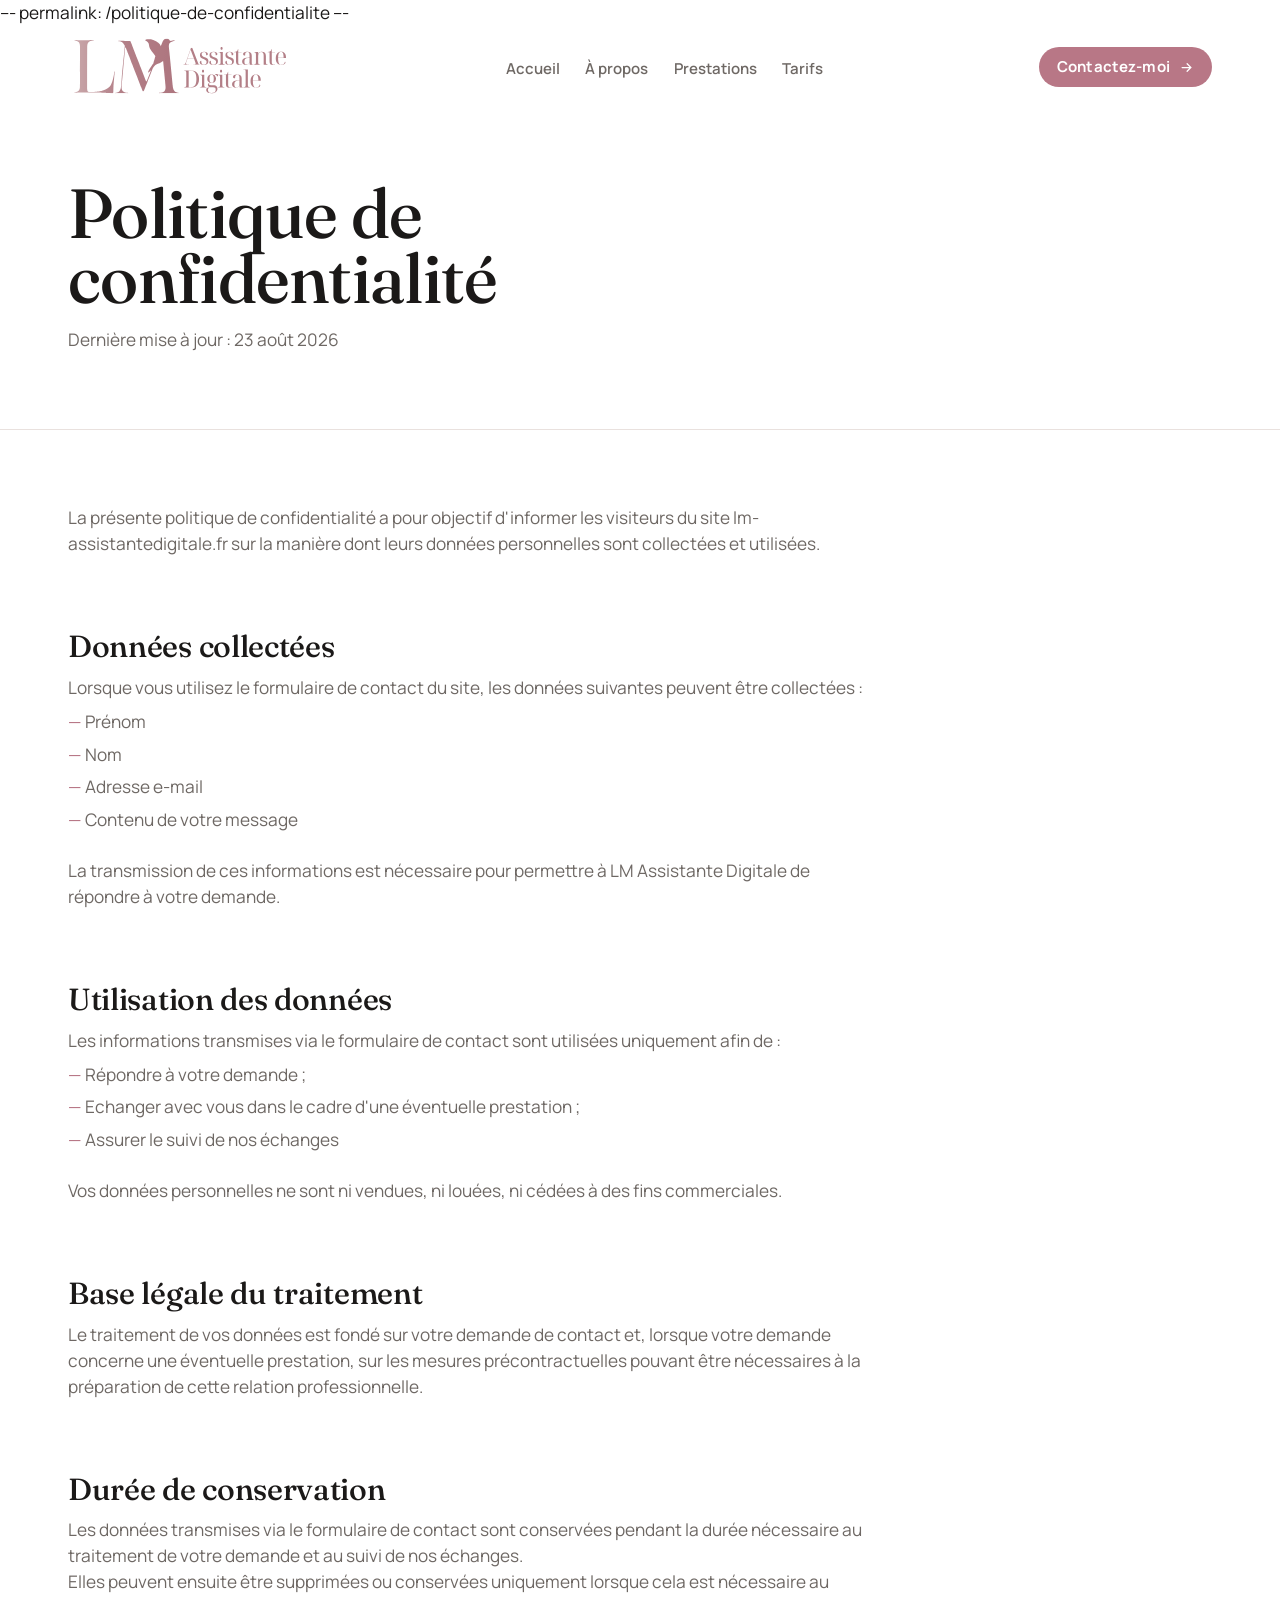
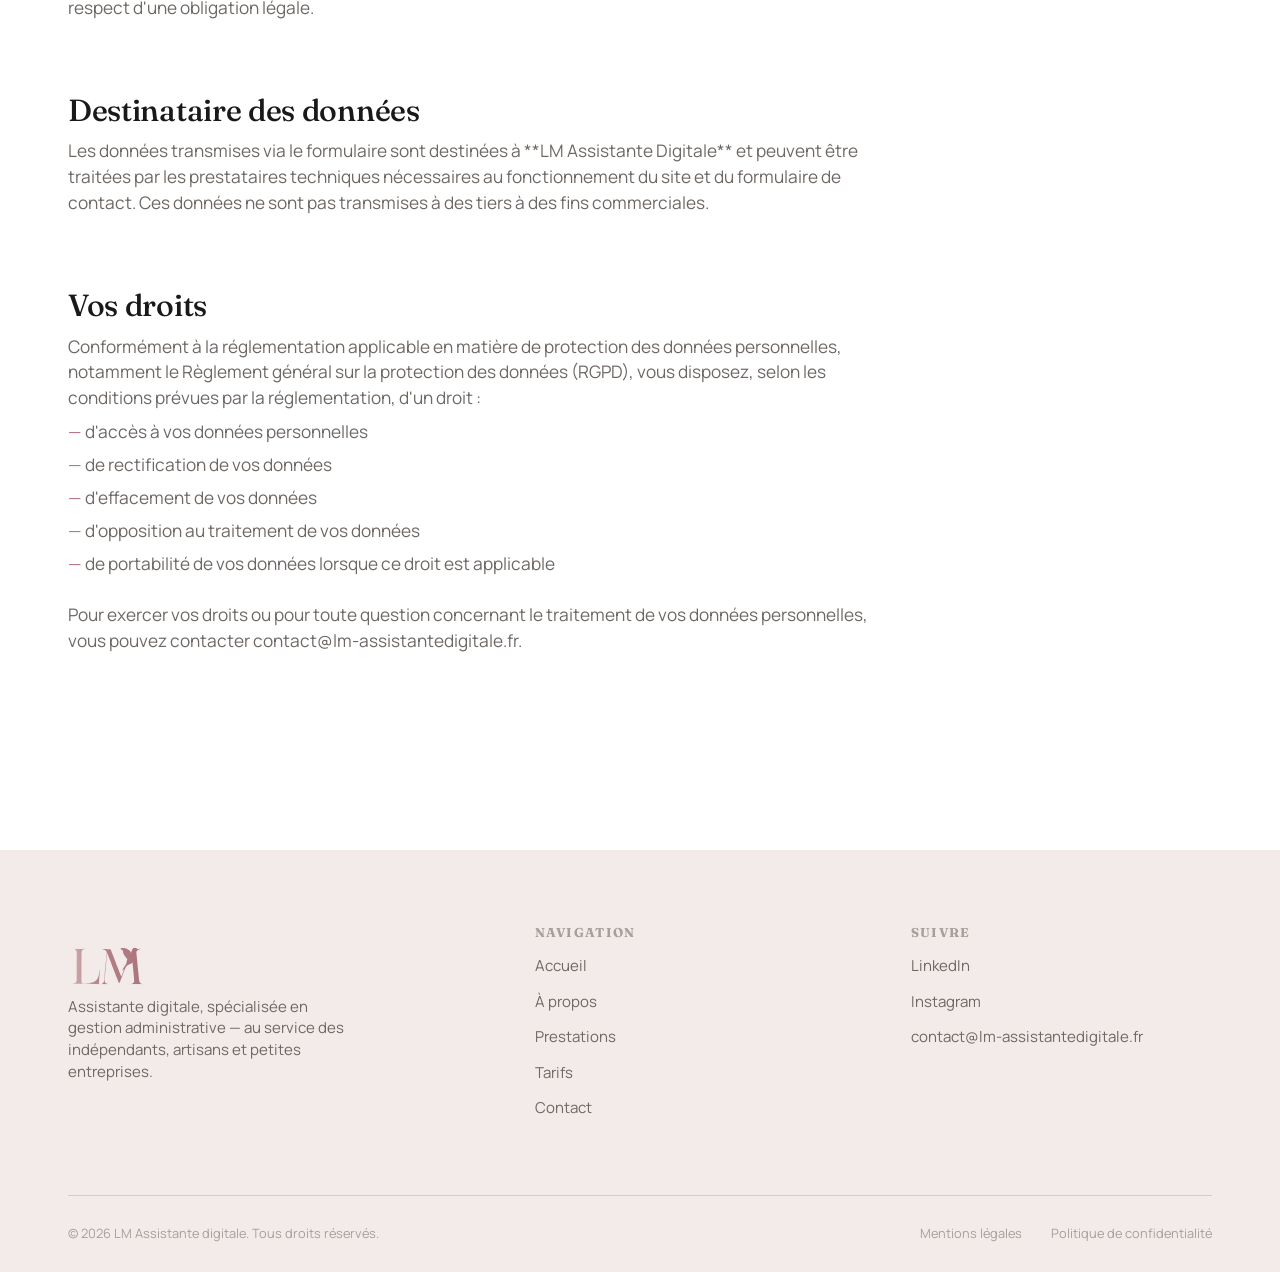
<file: politique-de-confidentialite.html>
---
permalink: /politique-de-confidentialite
---

<!DOCTYPE html>
<html lang="fr">

<head>
  <meta charset="UTF-8">
  <meta name="viewport" content="width=device-width, initial-scale=1.0">

  <title>Politique de confidentialité — LM</title>

  <meta name="robots" content="noindex, follow">

  <meta property="og:title" content="Politique de confidentialité — LM">
  <meta property="og:url" content="https://lm-assistantedigitale.fr/politique-de-confidentialite">
  <meta property="og:type" content="website">
  
  <meta name="theme-color" content="#ffffff" media="(prefers-color-scheme: light)">
  <meta name="theme-color" content="#000000" media="(prefers-color-scheme: dark)">
  
  <link rel="icon" type="image/png" href="/favicon.png"">
  <link rel="stylesheet" href="/style.css">
</head>

<body>
<a class="skip-link" href="#main">Aller au contenu</a>

<header class="site-header">
  <div class="container site-header__inner">
    <a href="/" class="brand" aria-label="LM — Accueil">
      <img src="/pics/logo.svg" alt="Logo LM">
    </a>
    <nav class="main-nav" aria-label="Navigation principale">
      <ul>
        <li><a href="/">Accueil</a></li>
        <li><a href="/a-propos">À propos</a></li>
        <li><a href="/prestations">Prestations</a></li>
        <li><a href="/tarifs">Tarifs</a></li>
      </ul>
    </nav>
    <div class="header-actions">
      <a href="/contact" class="btn btn--primary">
        Contactez-moi
        <svg viewBox="0 0 24 24" fill="none" stroke="currentColor" stroke-width="2" stroke-linecap="round"><path d="M5 12h14M13 6l6 6-6 6"/></svg>
      </a>
      <button class="hamburger" aria-label="Ouvrir le menu" aria-expanded="false" aria-controls="mobile-menu">
        <span></span><span></span><span></span>
      </button>
    </div>
  </div>
</header>

<nav id="mobile-menu" class="mobile-menu" aria-label="Navigation mobile">
  <ul>
    <li><a href="/">Accueil</a></li>
    <li><a href="/a-propos">À propos</a></li>
    <li><a href="/prestations">Prestations</a></li>
    <li><a href="/tarifs">Tarifs</a></li>
  </ul>
  <div class="mobile-menu__footer">
    <a href="/contact" class="btn btn--primary">Contactez-moi</a>
  </div>
</nav>

<main id="main">

  <section class="page-hero">
    <div class="container">
      <h1>Politique de confidentialité</h1>
      <p class="lede">Dernière mise à jour : 23 août 2026</p>
    </div>
  </section>

  <section class="section">
    <div class="container">
      <div class="legal-content">
        
        <div class="legal-block">
          <p>La présente politique de confidentialité a pour objectif d'informer les visiteurs du site <a href="https://lm-assistantedigitale.fr">lm-assistantedigitale.fr</a> sur la manière dont leurs données personnelles sont collectées et utilisées.</p>
        </div>

        <div class="legal-block">
          <h2>Données collectées</h2>
          <p>Lorsque vous utilisez le formulaire de contact du site, les données suivantes peuvent être collectées :</p>
          <ul>
            <li>Prénom</li>
            <li>Nom</li>
            <li>Adresse e-mail</li>
            <li>Contenu de votre message</li>
          </ul>
          <br><p>La transmission de ces informations est nécessaire pour permettre à LM Assistante Digitale de répondre à votre demande.</p>
        </div>

        <div class="legal-block">
          <h2>Utilisation des données</h2>
          <p>Les informations transmises via le formulaire de contact sont utilisées uniquement afin de :</p>
          <ul>
            <li>Répondre à votre demande ;</li>
            <li>Echanger avec vous dans le cadre d'une éventuelle prestation ;</li>
            <li>Assurer le suivi de nos échanges</li>
          </ul>
          <br><p>Vos données personnelles ne sont ni vendues, ni louées, ni cédées à des fins commerciales.</p>
        </div>

        <div class="legal-block">
          <h2>Base légale du traitement</h2>
          <p>Le traitement de vos données est fondé sur votre demande de contact et, lorsque votre demande concerne une éventuelle prestation, sur les mesures précontractuelles pouvant être nécessaires à la préparation de cette relation professionnelle.</p>
        </div>

        <div class="legal-block">
          <h2>Durée de conservation</h2>
          <p>Les données transmises via le formulaire de contact sont conservées pendant la durée nécessaire au traitement de votre demande et au suivi de nos échanges.</p>
          <p>Elles peuvent ensuite être supprimées ou conservées uniquement lorsque cela est nécessaire au respect d'une obligation légale.</p>
        </div>

        <div class="legal-block">
          <h2>Destinataire des données</h2>
          <p>Les données transmises via le formulaire sont destinées à **LM Assistante Digitale** et peuvent être traitées par les prestataires techniques nécessaires au fonctionnement du site et du formulaire de contact. Ces données ne sont pas transmises à des tiers à des fins commerciales.</p>
        </div>
        
        <div class="legal-block">
          <h2>Vos droits</h2>
          <p>Conformément à la réglementation applicable en matière de protection des données personnelles, notamment le Règlement général sur la protection des données (RGPD), vous disposez, selon les conditions prévues par la réglementation, d'un droit :</p>
          <ul>
            <li>d'accès à vos données personnelles</li>
            <li>de rectification de vos données</li>
            <li>d'effacement de vos données</li>
            <li>d'opposition au traitement de vos données</li>
            <li>de portabilité de vos données lorsque ce droit est applicable</li>
          </ul>
          <br><p>Pour exercer vos droits ou pour toute question concernant le traitement de vos données personnelles, vous pouvez contacter <a href="contact@lm-assistantedigitale.fr">contact@lm-assistantedigitale.fr</a>.</p>
        </div>

      </div>
    </div>
  </section>

</main>

<footer class="site-footer">
  <div class="container">
    <div class="footer-top">
      <div class="footer-brand">
        <img src="/pics/logo-footer.svg" alt="Logo LM">
        <p>Assistante digitale, spécialisée en gestion administrative — au service des indépendants, artisans et petites entreprises.</p>
      </div>
      <div class="footer-col">
        <h4>Navigation</h4>
        <ul>
          <li><a href="/">Accueil</a></li>
          <li><a href="/a-propos">À propos</a></li>
          <li><a href="/prestations">Prestations</a></li>
          <li><a href="/tarifs">Tarifs</a></li>
          <li><a href="/contact">Contact</a></li>
        </ul>
      </div>
      <div class="footer-col">
        <h4>Suivre</h4>
        <ul>
          <li><a href="https://linkedin.com/company/lm-assistante-digitale" target="_blank" rel="noopener">LinkedIn</a></li>
          <li><a href="https://www.instagram.com/lm_assistantedigitale" target="_blank" rel="noopener">Instagram</a></li>
          <li><a href="mailto:contact@lm-assistantedigitale.fr">contact@lm-assistantedigitale.fr</a></li>
        </ul>
      </div>
    </div>
    <div class="footer-bottom">
      <span>© 2026 LM Assistante digitale. Tous droits réservés.</span>
      <div class="footer-bottom__links">
        <a href="/mentions-legales">Mentions légales</a>
        <a href="/politique-de-confidentialite">Politique de confidentialité</a>
      </div>
    </div>
  </div>
</footer>

<script src="/script.js"></script>
</body>
</html>
</file>
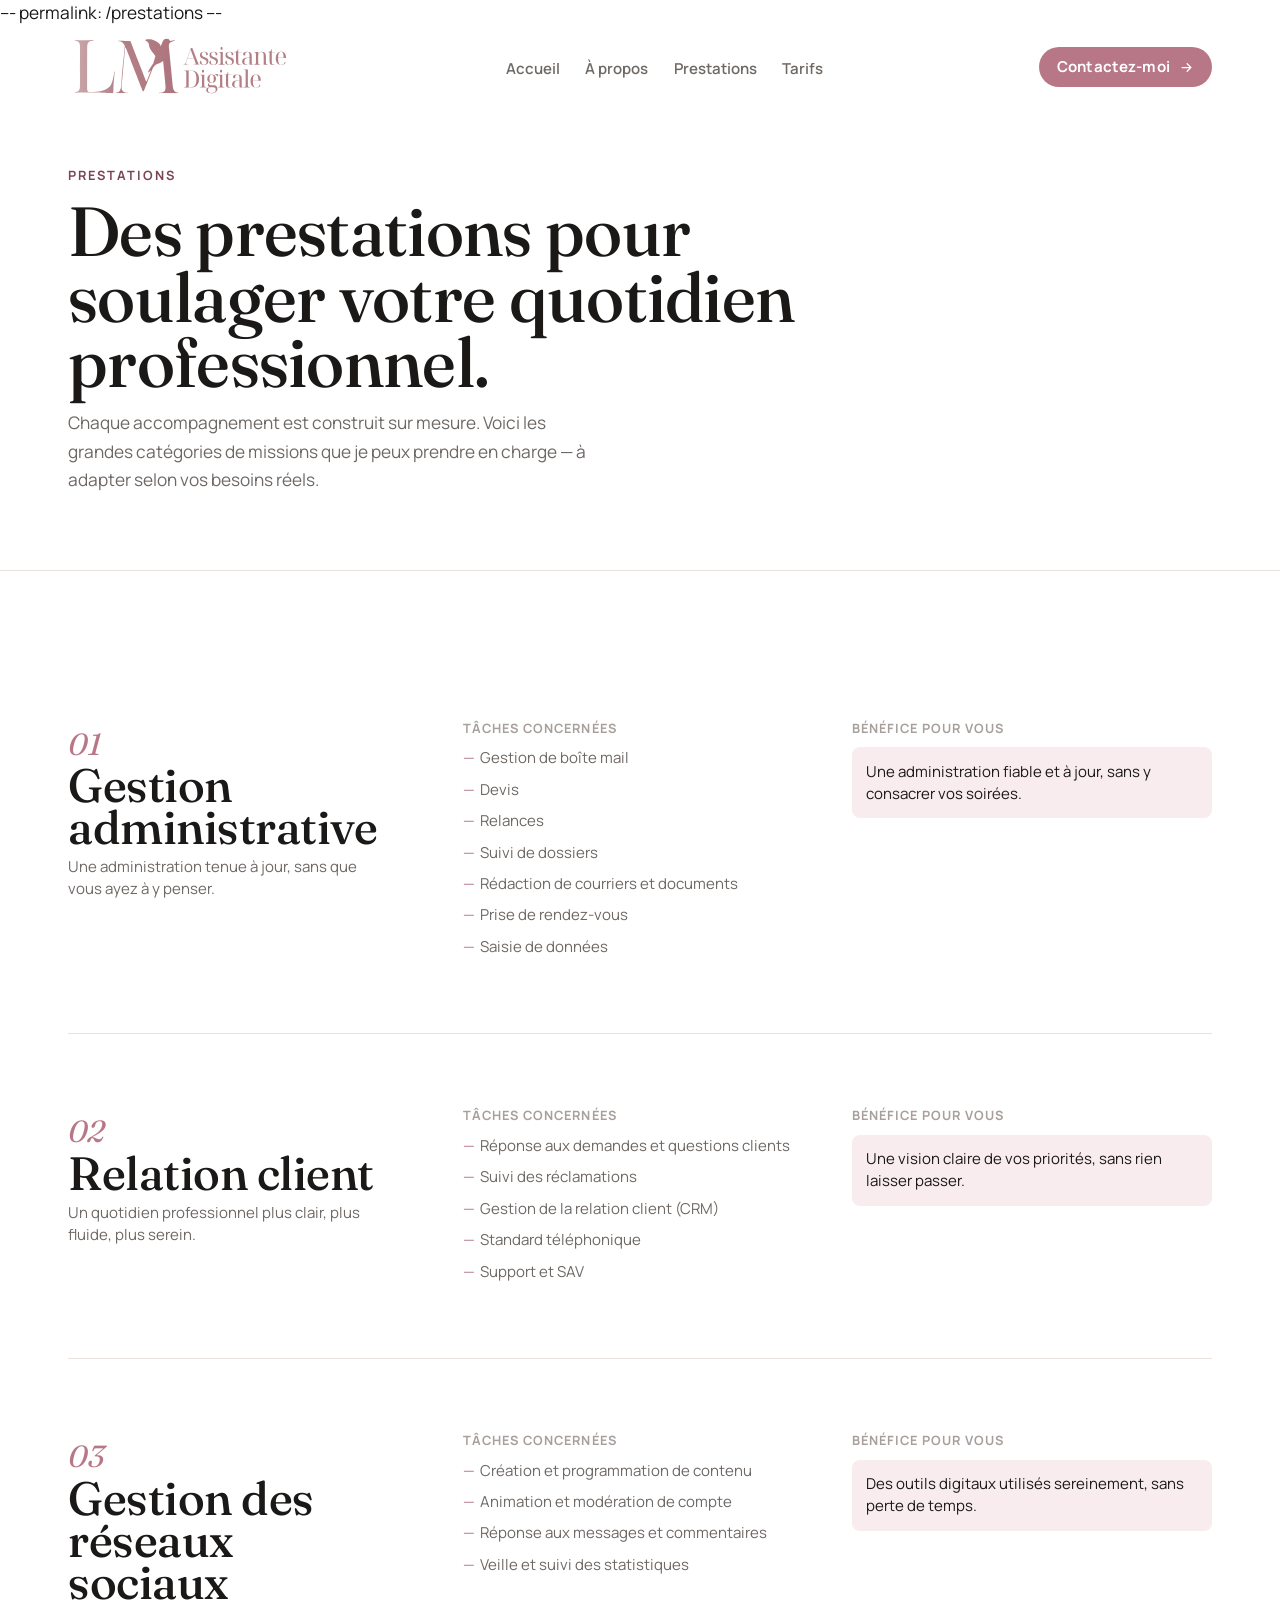
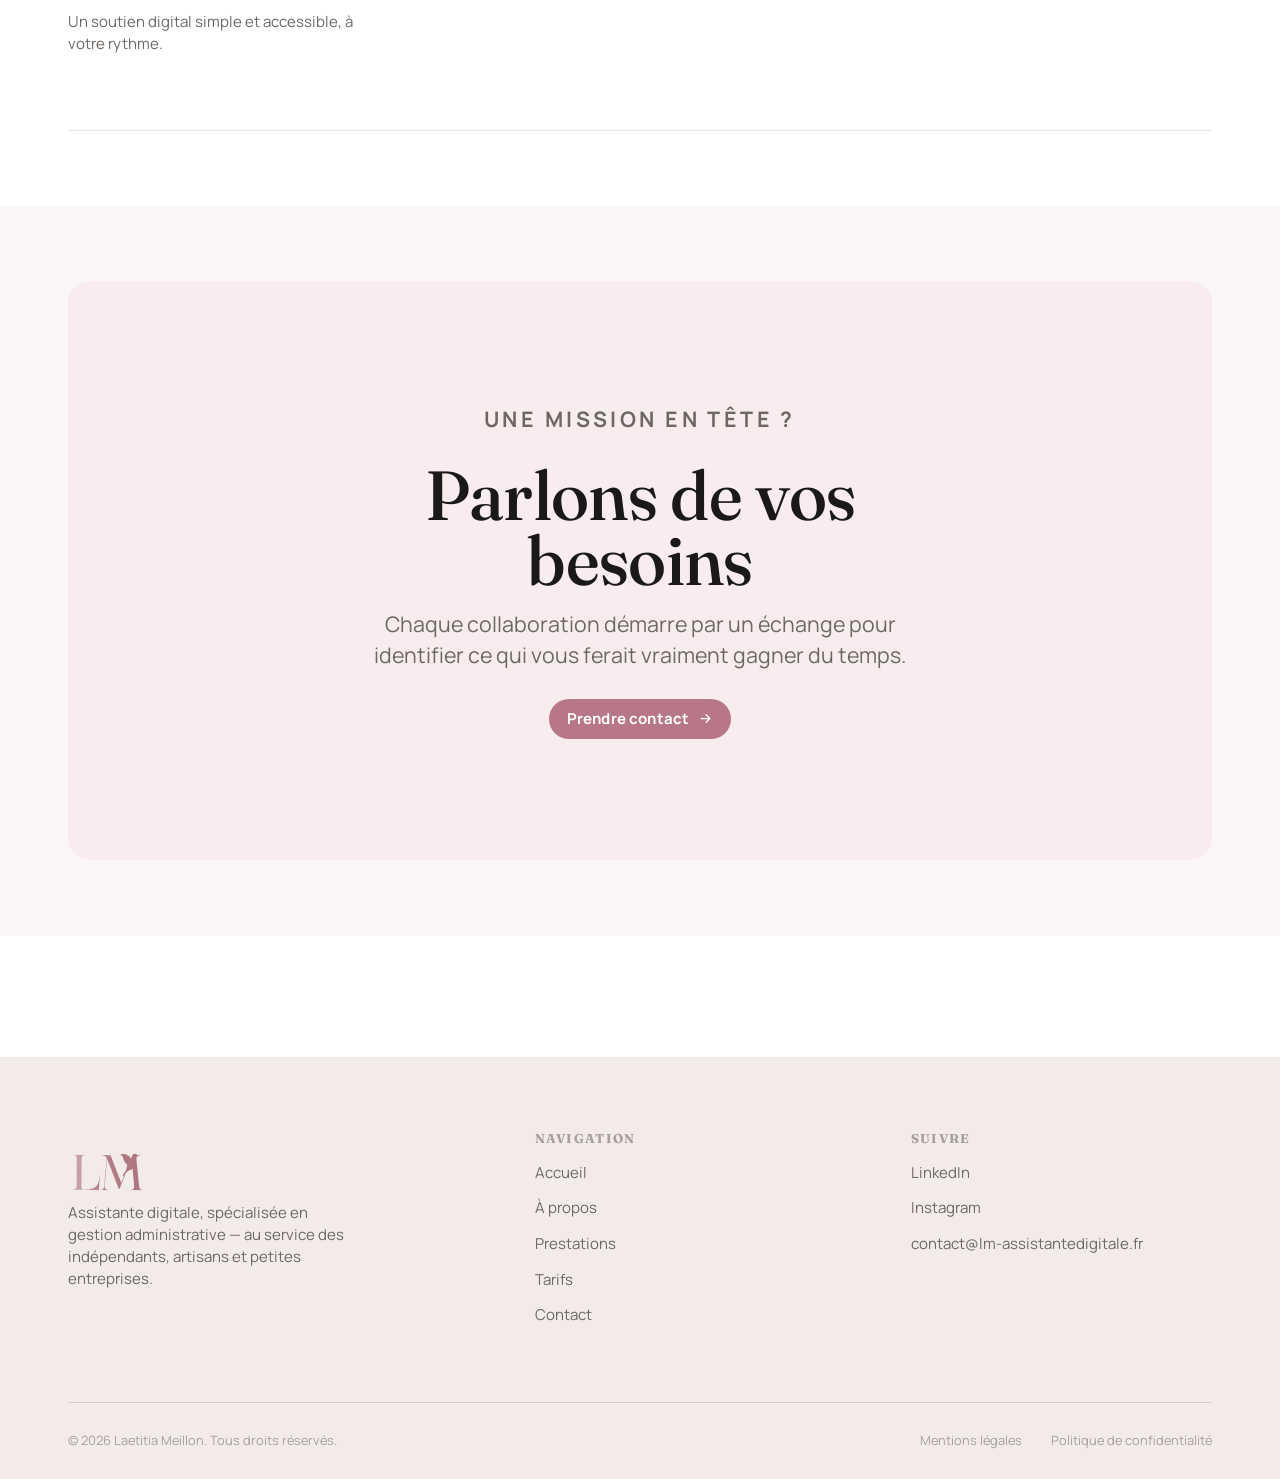
<file: prestations.html>
---
permalink: /prestations
---

<!DOCTYPE html>
<html lang="fr">

<head>
  <meta charset="UTF-8">
  <meta name="viewport" content="width=device-width, initial-scale=1.0">

  <title>Prestations — LM Assistante digitale</title>

  <meta name="description" content="Découvrez des prestations adaptées à vos services avec LM — Assistante digitale & gestion administrative">
  <meta name="keywords" content="LM assistante digitale, prestations, valence, gestion administrative, indépendants, artisans, petites entreprises, services professionnels, organisation, accompagnement digital, délégation de tâches administratives, support administratif, optimisation du temps, efficacité professionnelle, drôme, à distance">
  <meta name="robots" content="index, follow">

  <meta property="og:title" content="LM — Assistante digitale & gestion administrative">
  <meta property="og:description" content="LM est une assistante digitale et experte en gestion administrative, dédiée aux indépendants, artisans et petites entreprises.">
  <meta property="og:url" content="https://lm-assistantedigitale.fr/prestations">
  <meta property="og:type" content="website">
  
  <meta name="theme-color" content="#ffffff" media="(prefers-color-scheme: light)">
  <meta name="theme-color" content="#000000" media="(prefers-color-scheme: dark)">
  
  <link rel="icon" type="image/png" href="/favicon.png"">
  <link rel="stylesheet" href="/style.css">
</head>

<body>
<a class="skip-link" href="#main">Aller au contenu</a>

<header class="site-header">
  <div class="container site-header__inner">
    <a href="/" class="brand" aria-label="LM — Accueil">
      <img src="/pics/logo.svg" alt="Logo LM">
    </a>
    <nav class="main-nav" aria-label="Navigation principale">
      <ul>
        <li><a href="/">Accueil</a></li>
        <li><a href="/a-propos">À propos</a></li>
        <li><a href="/prestations">Prestations</a></li>
        <li><a href="/tarifs">Tarifs</a></li>
      </ul>
    </nav>
    <div class="header-actions">
      <a href="/contact" class="btn btn--primary">
        Contactez-moi
        <svg viewBox="0 0 24 24" fill="none" stroke="currentColor" stroke-width="2" stroke-linecap="round"><path d="M5 12h14M13 6l6 6-6 6"/></svg>
      </a>
      <button class="hamburger" aria-label="Ouvrir le menu" aria-expanded="false" aria-controls="mobile-menu">
        <span></span><span></span><span></span>
      </button>
    </div>
  </div>
</header>

<nav id="mobile-menu" class="mobile-menu" aria-label="Navigation mobile">
  <ul>
    <li><a href="/">Accueil</a></li>
    <li><a href="/a-propos">À propos</a></li>
    <li><a href="/prestations">Prestations</a></li>
    <li><a href="/tarifs">Tarifs</a></li>
  </ul>
  <div class="mobile-menu__footer">
    <a href="/contact" class="btn btn--primary">Contactez-moi</a>
  </div>
</nav>

<main id="main">

  <section class="page-hero">
    <div class="container">
      <p class="eyebrow">Prestations</p>
      <h1>Des prestations pour soulager votre quotidien professionnel.</h1>
      <p class="lede">Chaque accompagnement est construit sur mesure. Voici les grandes catégories de missions que je peux prendre en charge — à adapter selon vos besoins réels.</p>
    </div>
  </section>

  <section class="section">
    <div class="container">

      <article class="service-detail reveal">
        <div class="service-detail__head">
          <span class="service-detail__num">01</span>
          <h2>Gestion administrative</h2>
          <p style="color:var(--ink-soft); font-size:var(--fs-sm);">Une administration tenue à jour, sans que vous ayez à y penser.</p>
        </div>
        <div class="service-detail__body">
          <div class="service-detail__col">
            <h4>Tâches concernées</h4>
            <ul>
              <li>Gestion de boîte mail</li>
              <li>Devis</li>
              <li>Relances</li>
              <li>Suivi de dossiers</li>
              <li>Rédaction de courriers et documents</li>
              <li>Prise de rendez-vous</li>
              <li>Saisie de données</li>
            </ul>
          </div>
          <div class="service-detail__col">
            <h4>Bénéfice pour vous</h4>
            <p class="service-detail__benefit">Une administration fiable et à jour, sans y consacrer vos soirées.</p>
          </div>
        </div>
      </article>

      <article class="service-detail reveal">
        <div class="service-detail__head">
          <span class="service-detail__num">02</span>
          <h2>Relation client</h2>
          <p style="color:var(--ink-soft); font-size:var(--fs-sm);">Un quotidien professionnel plus clair, plus fluide, plus serein.</p>
        </div>
        <div class="service-detail__body">
          <div class="service-detail__col">
            <h4>Tâches concernées</h4>
            <ul>
              <li>Réponse aux demandes et questions clients </li>
              <li>Suivi des réclamations</li>
              <li>Gestion de la relation client (CRM)</li>
              <li>Standard téléphonique</li>
              <li>Support et SAV</li>
            </ul>
          </div>
          <div class="service-detail__col">
            <h4>Bénéfice pour vous</h4>
            <p class="service-detail__benefit">Une vision claire de vos priorités, sans rien laisser passer.</p>
          </div>
        </div>
      </article>

      <article class="service-detail reveal">
        <div class="service-detail__head">
          <span class="service-detail__num">03</span>
          <h2>Gestion des réseaux sociaux</h2>
          <p style="color:var(--ink-soft); font-size:var(--fs-sm);">Un soutien digital simple et accessible, à votre rythme.</p>
        </div>
        <div class="service-detail__body">
          <div class="service-detail__col">
            <h4>Tâches concernées</h4>
            <ul>
              <li>Création et programmation de contenu</li>
              <li>Animation et modération de compte</li>
              <li>Réponse aux messages et commentaires</li>
              <li>Veille et suivi des statistiques</li>
            </ul>
          </div>
          <div class="service-detail__col">
            <h4>Bénéfice pour vous</h4>
            <p class="service-detail__benefit">Des outils digitaux utilisés sereinement, sans perte de temps.</p>
          </div>
        </div>
      </article>

    </div>
  </section>

  <section class="section section--soft">
    <div class="container">
      <div class="cta-final reveal">
        <div class="cta-final__inner">
          <p class="eyebrow" style="justify-content:center;">Une mission en tête ?</p>
          <h2>Parlons de vos besoins</h2>
          <p>Chaque collaboration démarre par un échange pour identifier ce qui vous ferait vraiment gagner du temps.</p>
          <a href="/contact" class="btn btn--primary">
            Prendre contact
            <svg viewBox="0 0 24 24" fill="none" stroke="currentColor" stroke-width="2" stroke-linecap="round"><path d="M5 12h14M13 6l6 6-6 6"/></svg>
          </a>
        </div>
      </div>
    </div>
  </section>

</main>

<footer class="site-footer">
  <div class="container">
    <div class="footer-top">
      <div class="footer-brand">
        <img src="/pics/logo-footer.svg" alt="Logo LM">
        <p>Assistante digitale, spécialisée en gestion administrative — au service des indépendants, artisans et petites entreprises.</p>
      </div>
      <div class="footer-col">
        <h4>Navigation</h4>
        <ul>
          <li><a href="/">Accueil</a></li>
          <li><a href="/a-propos">À propos</a></li>
          <li><a href="/prestations">Prestations</a></li>
          <li><a href="/tarifs">Tarifs</a></li>
          <li><a href="/contact">Contact</a></li>
        </ul>
      </div>
      <div class="footer-col">
        <h4>Suivre</h4>
        <ul>
          <li><a href="https://linkedin.com/company/lm-assistante-digitale" target="_blank" rel="noopener">LinkedIn</a></li>
          <li><a href="https://www.instagram.com/lm_assistantedigitale" target="_blank" rel="noopener">Instagram</a></li>
          <li><a href="mailto:contact@lm-assistantedigitale.fr">contact@lm-assistantedigitale.fr</a></li>
        </ul>
      </div>
    </div>
    <div class="footer-bottom">
      <span>© 2026 Laetitia Meillon. Tous droits réservés.</span>
      <div class="footer-bottom__links">
        <a href="/mentions-legales">Mentions légales</a>
        <a href="/politique-de-confidentialite">Politique de confidentialité</a>
      </div>
    </div>
  </div>
</footer>

<script src="/script.js"></script>
</body>
</html>
</file>
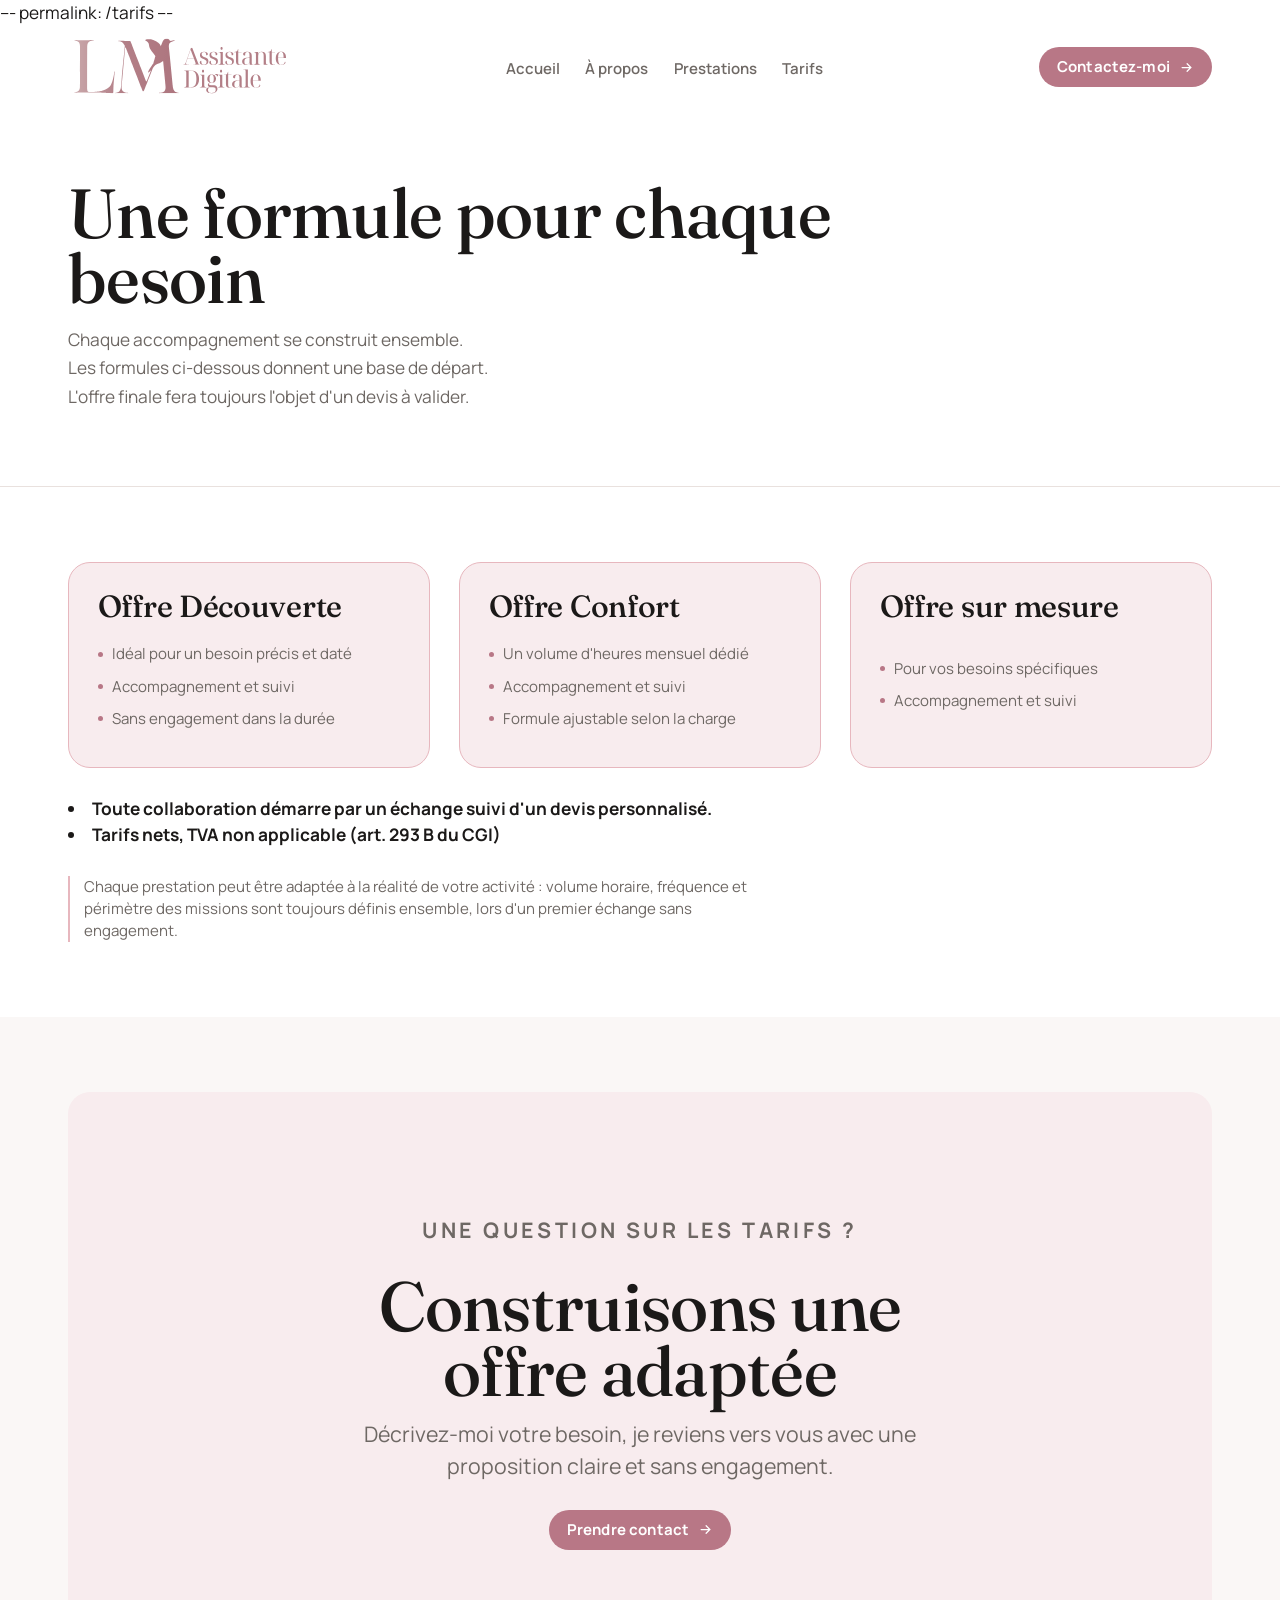
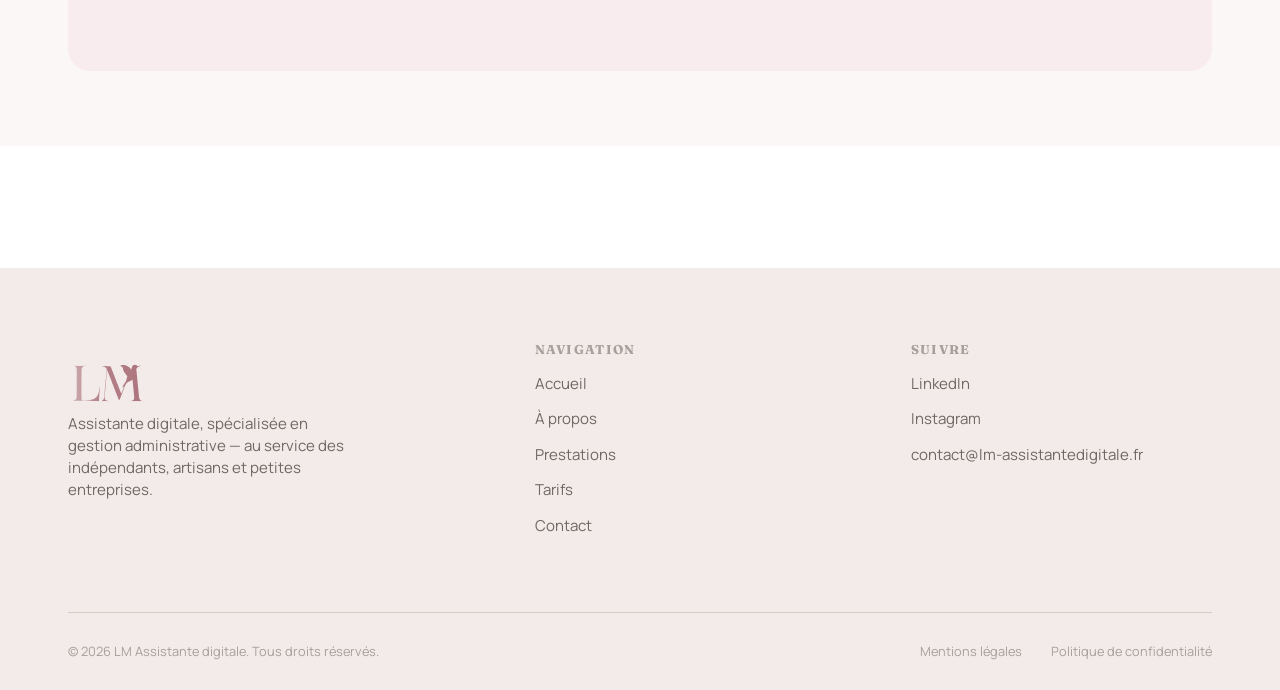
<file: tarifs.html>
---
permalink: /tarifs
---

<!DOCTYPE html>
<html lang="fr">

<head>
  <meta charset="UTF-8">
  <meta name="viewport" content="width=device-width, initial-scale=1.0">

  <title>Tarifs — LM Assistante digitale</title>

  <meta name="description" content="Découvrez les formules d'accompagnement proposées pour votre gestion administrative">
  <meta name="keywords" content="LM assistante digitale, tarifs, valence, gestion administrative, indépendants, artisans, petites entreprises, services professionnels, organisation, accompagnement digital, délégation de tâches administratives, support administratif, optimisation du temps, efficacité professionnelle, drôme, à distance">
  <meta name="robots" content="index, follow">

  <meta property="og:title" content="LM — Assistante digitale & gestion administrative">
  <meta property="og:description" content="LM est une assistante digitale et experte en gestion administrative, dédiée aux indépendants, artisans et petites entreprises.">
  <meta property="og:url" content="https://lm-assistantedigitale.fr/tarifs">
  <meta property="og:type" content="website">
  
  <meta name="theme-color" content="#ffffff" media="(prefers-color-scheme: light)">
  <meta name="theme-color" content="#000000" media="(prefers-color-scheme: dark)">
  
  <link rel="icon" type="image/png" href="/favicon.png"">
  <link rel="stylesheet" href="/style.css">
</head>

<body>
<a class="skip-link" href="#main">Aller au contenu</a>

<header class="site-header">
  <div class="container site-header__inner">
    <a href="/" class="brand" aria-label="LM — Accueil">
      <img src="/pics/logo.svg" alt="Logo LM">
    </a>
    <nav class="main-nav" aria-label="Navigation principale">
      <ul>
        <li><a href="/">Accueil</a></li>
        <li><a href="/a-propos">À propos</a></li>
        <li><a href="/prestations">Prestations</a></li>
        <li><a href="/tarifs">Tarifs</a></li>
      </ul>
    </nav>
    <div class="header-actions">
      <a href="/contact" class="btn btn--primary">
        Contactez-moi
        <svg viewBox="0 0 24 24" fill="none" stroke="currentColor" stroke-width="2" stroke-linecap="round"><path d="M5 12h14M13 6l6 6-6 6"/></svg>
      </a>
      <button class="hamburger" aria-label="Ouvrir le menu" aria-expanded="false" aria-controls="mobile-menu">
        <span></span><span></span><span></span>
      </button>
    </div>
  </div>
</header>

<nav id="mobile-menu" class="mobile-menu" aria-label="Navigation mobile">
  <ul>
    <li><a href="/">Accueil</a></li>
    <li><a href="/a-propos">À propos</a></li>
    <li><a href="/prestations">Prestations</a></li>
    <li><a href="/tarifs">Tarifs</a></li>
  </ul>
  <div class="mobile-menu__footer">
    <a href="/contact" class="btn btn--primary">Contactez-moi</a>
  </div>
</nav>

<main id="main">

  <section class="page-hero">
    <div class="container">
      <h1>Une formule pour chaque besoin</h1>
      <p class="lede">Chaque accompagnement se construit ensemble.<br>Les formules ci-dessous donnent une base de départ.<br>L'offre finale fera toujours l'objet d'un devis à valider.</p>
    </div>
  </section>

  <section class="section">
    <div class="container">
      <div class="pricing-grid reveal">
        <div class="pricing-card pricing-card--highlight">
          <h3>Offre Découverte</h3>
          <ul>
            <li>Idéal pour un besoin précis et daté</li>
            <li>Accompagnement et suivi</li>
            <li>Sans engagement dans la durée</li>
          </ul>
        </div>
        <div class="pricing-card pricing-card--highlight">
          <h3>Offre Confort</h3>
          <ul>
            <li>Un volume d'heures mensuel dédié</li>
            <li>Accompagnement et suivi</li>
            <li>Formule ajustable selon la charge</li>
          </ul>
        </div>
        <div class="pricing-card pricing-card--highlight">
          <h3>Offre sur mesure</h3>
          <p class="pricing-card__price"><small></small></small></p>
          <ul>
            <li>Pour vos besoins spécifiques</li>
            <li>Accompagnement et suivi</li>
          </ul>
        </div>
      </div>

      <p class="pricing-note reveal">
        <li><strong>Toute collaboration démarre par un échange suivi d'un devis personnalisé.</strong></li>
        <li><strong>Tarifs nets, TVA non applicable (art. 293 B du CGI)</strong></li>
        <p class="pricing-note reveal">Chaque prestation peut être adaptée à la réalité de votre activité : volume horaire, fréquence et périmètre des missions sont toujours définis ensemble, lors d'un premier échange sans engagement.</p>
      </p>
    </div>
  </section>

  <section class="section section--soft">
    <div class="container">
      <div class="cta-final reveal">
        <div class="cta-final__inner">
          <p class="eyebrow" style="justify-content:center;">Une question sur les tarifs ?</p>
          <h2>Construisons une offre adaptée</h2>
          <p>Décrivez-moi votre besoin, je reviens vers vous avec une proposition claire et sans engagement.</p>
          <a href="/contact" class="btn btn--primary">
            Prendre contact
            <svg viewBox="0 0 24 24" fill="none" stroke="currentColor" stroke-width="2" stroke-linecap="round"><path d="M5 12h14M13 6l6 6-6 6"/></svg>
          </a>
        </div>
      </div>
    </div>
  </section>

</main>

<footer class="site-footer">
  <div class="container">
    <div class="footer-top">
      <div class="footer-brand">
        <img src="/pics/logo-footer.svg" alt="Logo LM">
        <p>Assistante digitale, spécialisée en gestion administrative — au service des indépendants, artisans et petites entreprises.</p>
      </div>
      <div class="footer-col">
        <h4>Navigation</h4>
        <ul>
          <li><a href="/">Accueil</a></li>
          <li><a href="/a-propos">À propos</a></li>
          <li><a href="/prestations">Prestations</a></li>
          <li><a href="/tarifs">Tarifs</a></li>
          <li><a href="/contact">Contact</a></li>
        </ul>
      </div>
      <div class="footer-col">
        <h4>Suivre</h4>
        <ul>
          <li><a href="https://linkedin.com/company/lm-assistante-digitale" target="_blank" rel="noopener">LinkedIn</a></li>
          <li><a href="https://www.instagram.com/lm_assistantedigitale" target="_blank" rel="noopener">Instagram</a></li>
          <li><a href="mailto:contact@lm-assistantedigitale.fr">contact@lm-assistantedigitale.fr</a></li>
        </ul>
      </div>
    </div>
    <div class="footer-bottom">
      <span>© 2026 LM Assistante digitale. Tous droits réservés.</span>
      <div class="footer-bottom__links">
        <a href="/mentions-legales">Mentions légales</a>
        <a href="/politique-de-confidentialite">Politique de confidentialité</a>
      </div>
    </div>
  </div>
</footer>

<script src="/script.js"></script>
</body>
</html>
</file>
<file: style.css>
@import url('https://fonts.googleapis.com/css2?family=Fraunces:opsz,wght@9..144,300;9..144,400;9..144,500;9..144,600&family=Fraunces:ital,opsz,wght@1,9..144,400;1,9..144,500&family=Manrope:wght@400;500;600;700;800&display=swap');

/* ---------------------------------------------------------
   TOKENS
   --------------------------------------------------------- */
:root{
  /* Couleurs */
  --bg:            #FFFFFF;
  --bg-soft:       #FAF7F6;
  --bg-deep:       #F3EBE9;
  --ink:           #1B1918;
  --ink-soft:      #6E6864;
  --ink-faint:     #A79F9B;
  --line:          #E9E1DE;
  --line-strong:   #D8CCC8;
  --accent:        #E7B7BE;
  --accent-deep:   #B87786;
  --accent-soft:   #F8ECEE;
  --accent-ink:    #7A4552;
  --white:         #FFFFFF;

  /* Typo */
  --font-display: 'Fraunces', Georgia, serif;
  --font-body: 'Manrope', -apple-system, BlinkMacSystemFont, 'Segoe UI', sans-serif;

  /* Échelle fluide */
  --fs-xs:   clamp(0.72rem, 0.69rem + 0.14vw, 0.8rem);
  --fs-sm:   clamp(0.9rem, 0.9rem + 0.18vw, 0.94rem);
  --fs-base: clamp(1rem, 0.96rem + 0.2vw, 1.08rem);
  --fs-md:   clamp(1.15rem, 1.08rem + 0.32vw, 1.35rem);
  --fs-lg:   clamp(1.5rem, 1.35rem + 0.7vw, 1.95rem);
  --fs-xl:   clamp(2.1rem, 1.8rem + 1.4vw, 3rem);
  --fs-xxl:  clamp(2.7rem, 2.1rem + 2.8vw, 4.6rem);
  --fs-hero: clamp(2.6rem, 1.7rem + 3.9vw, 5.1rem);

  /* Espacements */
  --space-3xs: 0.25rem;
  --space-2xs: 0.5rem;
  --space-xs:  0.85rem;
  --space-sm:  0.9rem;
  --space-md:  1.8rem;
  --space-lg:  clamp(3rem, 2.3rem + 3vw, 5.5rem);
  --space-xl:  clamp(4.5rem, 3.2rem + 5.5vw, 9rem);
  --space-2xl: clamp(6rem, 4rem + 8vw, 12rem);

  /* Structure */
  --max-w: 1240px;
  --max-w-narrow: 760px;
  --radius-sm: 3px;
  --radius-md: 8px;
  --radius-lg: 22px;
  --ease: cubic-bezier(0.22, 1, 0.36, 1);
  --header-h: 84px;
}

/* ---------------------------------------------------------
   RESET & BASE
   --------------------------------------------------------- */
*, *::before, *::after{ box-sizing: border-box; }
html{ scroll-behavior: smooth; }
@media (prefers-reduced-motion: reduce){
  html{ scroll-behavior: auto; }
  *, *::before, *::after{
    animation-duration: 0.001ms !important;
    animation-iteration-count: 1 !important;
    transition-duration: 0.001ms !important;
    scroll-behavior: auto !important;
  }
}

body{
  margin: 0;
  font-family: var(--font-body);
  font-size: var(--fs-base);
  color: var(--ink);
  background: var(--bg);
  line-height: 1.46;
  -webkit-font-smoothing: antialiased;
  text-rendering: optimizeLegibility;
}

img{ max-width: 110%; display: block; }
svg{ display: block; }

h1,h2,h3,h4{
  font-family: var(--font-display);
  font-weight: 500;
  line-height: 0.94;
  letter-spacing: -0.01em;
  margin: 0;
  color: var(--ink);
}

p{ margin: 0; }

a{ color: inherit; text-decoration: none; }

ul{ list-style: none; margin: 0; padding: 0; }

button{
  font-family: inherit;
  cursor: pointer;
  border: none;
  background: none;
  color: inherit;
}

input, textarea{
  font-family: inherit;
  font-size: var(--fs-base);
  color: var(--ink);
}

:focus-visible{
  outline: 2px solid var(--accent-deep);
  outline-offset: 3px;
  border-radius: 2px;
}

.container{
  max-width: var(--max-w);
  margin: 0 auto;
  padding: 0 clamp(1.25rem, 4vw, 3rem);
}

.container--narrow{
  max-width: var(--max-w-narrow);
}

section{ position: relative; }

.visually-hidden{
  position: absolute;
  width: 1px; height: 1px;
  padding: 0; margin: -1px;
  overflow: hidden;
  clip: rect(0,0,0,0);
  white-space: nowrap;
  border: 0;
}

.skip-link{
  position: absolute;
  left: -999px;
  top: 0;
  background: var(--ink);
  color: var(--white);
  padding: 0.8em 1.4em;
  z-index: 200;
  border-radius: 0 0 6px 0;
}
.skip-link:focus{ left: 0; }

/* ---------------------------------------------------------
   TYPE UTILITIES
   --------------------------------------------------------- */
.eyebrow{
  display: inline-flex;
  align-items: center;
  gap: 0.6em;
  font-family: var(--font-body);
  font-size: var(--fs-xs);
  font-weight: 700;
  letter-spacing: 0.16em;
  text-transform: uppercase;
  color: var(--accent-ink);
}

.lede{
  font-size: var(--fs-md);
  color: var(--ink-soft);
  line-height: 1.65;
  max-width: 48ch;
}

.italic-serif{
  font-family: var(--font-display);
  font-style: italic;
  font-weight: 400;
}

.text-accent{ color: var(--accent-deep); }

/* ---------------------------------------------------------
   BUTTONS
   --------------------------------------------------------- */
.btn{
  display: inline-flex;
  align-items: center;
  gap: 0.6em;
  font-family: var(--font-body);
  font-weight: 700;
  font-size: var(--fs-sm);
  letter-spacing: 0.01em;
  padding: 0.6em 1.2em;
  border-radius: 999px;
  transition: transform 0.45s var(--ease), background 0.35s var(--ease), color 0.35s var(--ease), border-color .35s var(--ease);
  white-space: nowrap;
}
.btn svg{ width: 15px; height: 15px; transition: transform 0.4s var(--ease); }

.btn--primary{
  background: var(--accent-deep);
  color: var(--white);
  border: 1px solid var(accent-deep);
}

.btn--primary:hover{
  background: var(--accent-deep);
  border-color: var(--accent-deep);
}

.btn--primary:hover svg{ transform: translateX(3px); }

.btn--ghost{
  background: transparent;
  color: var(--ink);
  border: 1px solid var(--line-strong);
}
.btn--ghost:hover{
  border-color: var(--ink);
}

.btn--light{
  background: var(--white);
  color: var(--ink);
  border: 1px solid transparent;
}

.btn--light:hover{
  transform: translateY(-2px);
  background: var(--accent-soft);
}

.btn--sm{ padding: 0.7em 1.3em; font-size: var(--fs-xs); }

.text-link{
  display: inline-flex;
  align-items: center;
  gap: 0.5em;
  font-weight: 700;
  font-size: var(--fs-sm);
  padding-bottom: 2px;
  border-bottom: 1px solid var(--line-strong);
  transition: border-color .35s var(--ease), gap .35s var(--ease), color .35s var(--ease);
}
.text-link svg{ width: 13px; height: 13px; transition: transform .35s var(--ease); }
.text-link:hover{ border-color: var(--ink); gap: 0.75em; }
.text-link:hover svg{ transform: translateX(2px); }

/* ---------------------------------------------------------
   HEADER
   --------------------------------------------------------- */
.site-header{
  position: sticky;
  top: 0;
  z-index: 100;
  background: rgba(255,255,255,0.86);
  backdrop-filter: blur(14px);
  -webkit-backdrop-filter: blur(14px);
  border-bottom: 1px solid transparent;
  transition: border-color .4s var(--ease), box-shadow .4s var(--ease), background .4s var(--ease);
}
.site-header.is-scrolled{
  border-bottom-color: var(--line);
  box-shadow: 0 8px 36px -16px rgba(27,25,24,0.26);
}

.site-header__inner{
  display: flex;
  align-items: center;
  justify-content: space-between;
  height: var(--header-h);
  gap: var(--space-md);
}

.brand{ display: flex; align-items: center; }
.brand img, .brand svg{ height: 74px; width: auto; }

@media (max-width: 900px){
  img{ max-width: 106%; display: block; }
  .brand img, .brand svg{ height: 56px; width: auto; }
}

.main-nav{ display: none; }
.main-nav ul{ display: flex; align-items: center; gap: clamp(1.4rem, 2vw, 2.4rem); }
.main-nav a{
  font-size: var(--fs-sm);
  font-weight: 600;
  color: var(--ink-soft);
  position: relative;
  padding: 0.3em 0;
  transition: color .3s var(--ease);
}
.main-nav a::after{
  content: '';
  position: absolute;
  left: 0;
  bottom: -2px;
  width: 0;
  height: 2.2px;
  border-radius: 6px;
  background: var(--accent-deep);
  transition: width .35s var(--ease);
}
.main-nav a:hover,
.main-nav a[aria-current="page"]{ color: var(--ink); }
.main-nav a:hover::after,
.main-nav a[aria-current="page"]::after{ width: 100%; }

.header-actions{ display: flex; align-items: center; gap: var(--space-sm); }
.header-actions .btn{ display: none; }

.hamburger{
  display: flex;
  flex-direction: column;
  justify-content: center;
  gap: 5px;
  width: 34px; height: 34px;
  z-index: 200;
}
.hamburger span{
  display: block;
  width: 100%; height: 2.4px;
  border-radius: 4px;
  background: var(--ink);
  transition: transform .4s var(--ease), opacity .3s var(--ease);
}
.hamburger[aria-expanded="true"] span:nth-child(1){ transform: translateY(7.5px) rotate(45deg); }
.hamburger[aria-expanded="true"] span:nth-child(2){ opacity: 0; }
.hamburger[aria-expanded="true"] span:nth-child(3){ transform: translateY(-7.5px) rotate(-45deg); }

.mobile-menu{
  position: fixed;
  inset: 0;
  background: var(--bg);
  z-index: 10;
  display: flex;
  flex-direction: column;
  justify-content: center;
  padding: var(--space-md) clamp(1.5rem, 6vw, 3rem);
  transform: translateY(-100%);
  opacity: 0;
  visibility: hidden;
  transition: transform .55s var(--ease), opacity .45s var(--ease), visibility 0s linear .55s;
}
.mobile-menu.is-open{
  transform: translateY(0);
  opacity: 1;
  visibility: visible;
  transition: transform .55s var(--ease), opacity .45s var(--ease), visibility 0s;
}
.mobile-menu ul{ display: flex; flex-direction: column; gap: 0.3em; margin-bottom: var(--space-md); }
.mobile-menu a{
  font-family: var(--font-display);
  font-size: clamp(2rem, 8vw, 2.6rem);
  font-weight: 500;
  display: inline-block;
  padding: 0.2em 0.6em;
  color: var(--ink);
  opacity: 0;
  transform: translateY(14px);
  transition: opacity .5s var(--ease), transform .5s var(--ease), color .3s var(--ease);
}
.mobile-menu.is-open a{ opacity: 1; transform: translateY(0); }
.mobile-menu.is-open li:nth-child(1) a{ transition-delay: .20s; }
.mobile-menu.is-open li:nth-child(2) a{ transition-delay: .25s; }
.mobile-menu.is-open li:nth-child(3) a{ transition-delay: .30s; }
.mobile-menu.is-open li:nth-child(4) a{ transition-delay: .35s; }
.mobile-menu.is-open li:nth-child(5) a{ transition-delay: .40s; }
.mobile-menu a:hover{ color: var(--accent-deep); }
.mobile-menu__footer{
  margin-top: var(--space-lg);
  display: flex;
  flex-direction: column;
  gap: var(--space-sm);
  align-items: flex-start;
}

@media (min-width: 900px){
  .main-nav{ display: block; }
  .header-actions .btn{ display: inline-flex; }
  .hamburger{ display: none; }
}

/* ---------------------------------------------------------
   HERO — signature graphique "lignes organisées"
   --------------------------------------------------------- */
.hero{
  padding: clamp(2.5rem, 5vw, 4rem) 0 var(--space-lg);
}
.hero__grid{
  display: grid;
  grid-template-columns: 1fr;
  gap: var(--space-lg);
  align-items: center;
}
.hero__content{ max-width: 640px; }
.hero__eyebrow{ margin-bottom: var(--space-sm); }
.hero h1{
  font-size: var(--fs-hero);
  margin-bottom: var(--space-md);
}
.hero__lede{
  font-size: var(--fs-md);
  color: var(--ink-soft);
  max-width: 44ch;
  margin-bottom: var(--space-md);
}
.hero__actions{
  display: flex;
  flex-wrap: wrap;
  gap: var(--space-sm);
  align-items: center;
  margin-bottom: var(--space-md);
}
.hero__meta{
  display: flex;
  gap: var(--space-md);
  padding-top: var(--space-sm);
  border-top: 1px solid var(--line);
}
.hero__meta div{ font-size: var(--fs-xs); color: var(--ink-faint); max-width: 22ch; line-height: 1.5; }
.hero__meta strong{ display: block; font-family: var(--font-display); font-size: var(--fs-lg); color: var(--ink); font-weight: 500; letter-spacing: -0.01em; line-height: 1.1; }

.hero__visual{ position: relative; }
.hero__lines{ width: 100%; height: auto; }

@media (min-width: 980px){
  .hero__grid{ grid-template-columns: 1.05fr 0.95fr; gap: var(--space-md); }
}

/* ---------------------------------------------------------
   SECTION LAYOUT HELPERS
   --------------------------------------------------------- */
.section{ padding: var(--space-lg) 0; }
.section--soft{ background: var(--bg-soft); }
.section--deep{ background: var(--bg-deep); }
.section--tight{ padding: var(--space-lg) 0; }

.section__head{
  display: flex;
  flex-direction: column;
  gap: var(--space-sm);
  margin-bottom: var(--space-lg);
}
.section__head--row{
  flex-direction: column;
}
@media (min-width: 780px){
  .section__head--row{
    flex-direction: row;
    justify-content: space-between;
    align-items: flex-end;
  }
  .section__head--row .lede{ margin: 0; }
}
.section__title{ font-size: var(--fs-xxl); max-width: 16ch; }
.section__title--md{ font-size: var(--fs-xl); }

.divider{ height: 1px; background: var(--line); border: 0; margin: 0; }

/* ---------------------------------------------------------
   PRESTATIONS — liste éditoriale (pas de cartes lourdes)
   --------------------------------------------------------- */
.service-list{ border-top: 1px solid var(--line); }
.service-row{
  display: grid;
  grid-template-columns: 1fr;
  gap: var(--space-xs) var(--space-md);
  padding: var(--space-md) 0;
  border-bottom: 1px solid var(--line);
  transition: background .4s var(--ease);
}
@media (min-width: 780px){
  .service-row{
    grid-template-columns: 90px 1fr 1.15fr auto;
    align-items: center;
  }
}
.service-row__num{
  font-family: var(--font-display);
  font-style: italic;
  color: var(--accent-deep);
  font-size: var(--fs-md);
}
.service-row__title{
  font-family: var(--font-display);
  font-size: var(--fs-lg);
  font-weight: 500;
}
.service-row__desc{ color: var(--ink-soft); font-size: var(--fs-sm); max-width: 48ch; }
.service-row__link{ justify-self: start; }
@media (min-width: 780px){ .service-row__link{ justify-self: end; } }
.service-row:hover{ background: var(--bg-soft); }
@media (min-width: 780px){
  .service-row:hover{ padding-left: var(--space-sm); padding-right: var(--space-sm); margin: 0 calc(var(--space-sm) * -1); }
}

/* ---------------------------------------------------------
   POURQUOI DÉLÉGUER — composition éditoriale
   --------------------------------------------------------- */
.benefits{
  display: grid;
  grid-template-columns: 1fr;
  gap: 0;
}

@media (min-width: 780px){
  .benefits{ grid-template-columns: repeat(3, 1fr); }
}


.benefit{
  padding: var(--space-md) var(--space-sm);
  border-top: 1px solid var(--line);
  position: relative;
}

@media (min-width: 780px){
  .benefit{ border-left: 1px solid var(--line); border-top: none; padding: 0 var(--space-md); }
  .benefit:first-child{ border-left: none; padding-left: 0; }
}

.benefit__index{ font-family: var(--font-display); font-style: italic; color: var(--accent-deep); font-size: var(--fs-sm); display:block; margin-bottom: var(--space-sm); }
.benefit h3{ font-size: var(--fs-md); margin-bottom: var(--space-2xs); font-weight: 500; }
.benefit p{ color: var(--ink-soft); font-size: var(--fs-sm); max-width: 32ch; }

/* ---------------------------------------------------------
   À PROPOS PREVIEW
   --------------------------------------------------------- */
.about-preview{
  display: grid;
  grid-template-columns: 1fr;
  gap: var(--space-lg);
  align-items: center;
}

@media (min-width: 860px){
  .about-preview{ grid-template-columns: 0.85fr 1.15fr; gap: var(--space-lg); }
}

.about-preview__frame{
  display: flex;
  align-items: center;
  justify-content: center;
  position: relative;
}

.about-preview__frame span{
  font-family: var(--font-display);
  font-style: italic;
  color: var(--accent-ink);
  font-size: var(--fs-sm);
  text-align: center;
  padding: 0 2rem;
}

.about-preview__body p{ color: var(--ink-soft); margin-bottom: var(--space-sm); max-width: 50ch; }

/* ---------------------------------------------------------
   PROCESSUS
   --------------------------------------------------------- */
.process{
  display: grid;
  grid-template-columns: 1fr;
  gap: var(--space-md);
}
@media (min-width: 780px){
  .process{ grid-template-columns: repeat(4, 1fr); gap: var(--space-sm); }
}
.process-step{ padding-top: var(--space-sm); border-top: 2px solid var(--ink); }
.process-step__num{ font-family: var(--font-display); font-size: var(--fs-lg); font-style: italic; color: var(--accent-deep); display: block; margin-bottom: var(--space-xs); }
.process-step h3{ font-size: var(--fs-base); font-weight: 700; margin-bottom: var(--space-2xs); font-family: var(--font-body); }
.process-step p{ color: var(--ink-soft); font-size: var(--fs-sm); max-width: 30ch; }

/* ---------------------------------------------------------
   TARIFS PREVIEW / PAGE
   --------------------------------------------------------- */
.pricing-grid{
  display: grid;
  grid-template-columns: 1fr;
  gap: var(--space-md);
}
@media (min-width: 780px){
  .pricing-grid{ grid-template-columns: repeat(3, 1fr); }
}
.pricing-card{
  border: 1px solid var(--line);
  border-radius: var(--radius-lg);
  padding: var(--space-md);
  display: flex;
  flex-direction: column;
  gap: var(--space-sm);
  transition: border-color .35s var(--ease), transform .35s var(--ease);
  background: var(--white);
}
.pricing-card:hover{ border-color: var(--line-strong); transform: translateY(-2px); }
.pricing-card--highlight{ border-color: var(--accent); background: var(--accent-soft); }
.pricing-card__label{ font-size: var(--fs-xs); font-weight: 700; letter-spacing: .1em; text-transform: uppercase; color: var(--ink-faint); }
.pricing-card--highlight .pricing-card__label{ color: var(--accent-ink); }
.pricing-card h3{ font-size: var(--fs-lg); font-weight: 500; }
.pricing-card__price{ font-family: var(--font-display); font-size: var(--fs-xl); color: var(--ink); }
.pricing-card__price small{ font-family: var(--font-body); font-size: var(--fs-sm); color: var(--ink-soft); font-weight: 600; }
.pricing-card ul{ display: flex; flex-direction: column; gap: 0.6em; margin: var(--space-2xs) 0; }
.pricing-card li{ font-size: var(--fs-sm); color: var(--ink-soft); display: flex; gap: 0.6em; align-items: flex-start; }
.pricing-card li::before{ content: ''; width: 5px; height: 5px; border-radius: 50%; background: var(--accent-deep); margin-top: 0.55em; flex-shrink: 0; }
.pricing-note{
  margin-top: var(--space-md);
  font-size: var(--fs-sm);
  color: var(--ink-soft);
  border-left: 2px solid var(--accent);
  padding-left: var(--space-sm);
  max-width: 80ch;
}

/* ---------------------------------------------------------
   CTA FINAL
   --------------------------------------------------------- */
.cta-final{
  background: var(--accent-soft);
  border-radius: var(--radius-lg);
  padding: var(--space-xl) clamp(1.5rem, 6vw, 5rem);
  text-align: center;
  margin: 0 auto;
  position: relative;
  overflow: hidden;
}
.cta-final__inner{ position: relative; z-index: 2; max-width: 640px; margin: 0 auto; }
.cta-final h2{ font-size: var(--fs-xxl); margin-bottom: var(--space-sm); }
.cta-final p{ color: var(--ink-soft); font-size: var(--fs-md); margin-bottom: var(--space-md); max-width: 46ch; margin-left:auto; margin-right:auto; }
.cta-final .btn{ margin: 0 auto; }

/* ---------------------------------------------------------
   PAGE HERO (pages secondaires)
   --------------------------------------------------------- */
.page-hero{ padding: clamp(2.5rem,5vw,3.5rem) 0 var(--space-lg); border-bottom: 1px solid var(--line); }
.page-hero h1{ font-size: var(--fs-xxl); max-width: 18ch; margin-top: var(--space-sm); }
.page-hero .lede{ margin-top: var(--space-sm); font-size: var(--fs-base); }

/* ---------------------------------------------------------
   À PROPOS — page complète
   --------------------------------------------------------- */
.values-grid{
  display: grid;
  grid-template-columns: 1fr;
  gap: var(--space-md);
}
@media (min-width: 780px){ .values-grid{ grid-template-columns: repeat(2, 1fr); gap: var(--space-lg) var(--space-md); } }
.value-item{ border-top: 1px solid var(--line); padding-top: var(--space-sm); }
.value-item h3{ font-size: var(--fs-md); font-weight: 500; margin-bottom: var(--space-2xs); }
.value-item p{ color: var(--ink-soft); font-size: var(--fs-sm); max-width: 40ch; }

/* ---------------------------------------------------------
   PRESTATIONS — page détaillée
   --------------------------------------------------------- */
.service-detail{
  padding: var(--space-lg) 0;
  border-bottom: 1px solid var(--line);
  display: grid;
  grid-template-columns: 1fr;
  gap: var(--space-md);
}
@media (min-width: 860px){
  .service-detail{ grid-template-columns: 320px 1fr; gap: var(--space-lg); }
}
.service-detail__head{ display:flex; flex-direction:column; gap: var(--space-2xs); }
.service-detail__num{ font-family: var(--font-display); font-style: italic; color: var(--accent-deep); font-size: var(--fs-lg); margin-bottom: -10px; }
.service-detail h2{ font-size: var(--fs-xl); line-height: 0.9; }
.service-detail__body{ display: grid; gap: var(--space-md); grid-template-columns: 1fr; }
@media (min-width: 620px){ .service-detail__body{ grid-template-columns: 1fr 1fr; } }
.service-detail__col h4{
  font-family: var(--font-body); font-size: var(--fs-xs); font-weight: 700;
  text-transform: uppercase; letter-spacing: .08em; color: var(--ink-faint); margin-bottom: var(--space-xs);
}
.service-detail__col ul{ display: flex; flex-direction: column; gap: 0.55em; }
.service-detail__col li{ font-size: var(--fs-sm); color: var(--ink-soft); padding-left: 1.1em; position: relative; }
.service-detail__col li::before{ content:'—'; position:absolute; left:0; color: var(--accent-deep); }
.service-detail__benefit{
  margin-top: var(--space-xs);
  font-size: var(--fs-sm);
  color: var(--ink);
  background: var(--accent-soft);
  padding: var(--space-xs) var(--space-sm);
  border-radius: var(--radius-md);
}

/* ---------------------------------------------------------
   CONTACT — formulaire
   --------------------------------------------------------- */
.contact-layout{
  display: grid;
  grid-template-columns: 1fr;
  gap: var(--space-xl);
}
@media (min-width: 940px){
  .contact-layout{ grid-template-columns: 1fr 1.15fr; }
}
.contact-info{ display: flex; flex-direction: column; gap: var(--space-lg); }
.contact-info__block h3{
  font-size: var(--fs-xs); font-weight: 700; text-transform: uppercase; letter-spacing: .1em;
  color: var(--ink-faint); margin-bottom: var(--space-xs);
}
.contact-info__block a, .contact-info__block p{ font-size: var(--fs-md); font-family: var(--font-display); }
.contact-info__socials{ display:flex; gap: var(--space-sm); margin-top: var(--space-xs); }
.contact-info__socials a{
  font-family: var(--font-body); font-size: var(--fs-xs); font-weight: 700;
  border: 1px solid var(--line-strong); padding: 0.5em 1em; border-radius: 999px;
  transition: border-color .3s, background .3s;
}
.contact-info__socials a:hover{ border-color: var(--ink); background: var(--bg-soft); }

.form-grid{ display: grid; grid-template-columns: 1fr; gap: var(--space-sm); }
@media (min-width: 560px){ .form-grid--split{ grid-template-columns: 1fr 1fr; } }
.field{ display: flex; flex-direction: column; gap: 0.5em; }
.field label{ font-size: var(--fs-xs); font-weight: 700; text-transform: uppercase; letter-spacing: .06em; color: var(--ink-soft); }
.field input, .field textarea, .field select{
  border: 1px solid var(--line-strong);
  border-radius: var(--radius-sm);
  padding: 0.9em 1em;
  background: var(--white);
  transition: border-color .3s var(--ease), box-shadow .3s var(--ease);
}
.field input:focus, .field textarea:focus, .field select:focus{
  border-color: var(--accent-deep);
  box-shadow: 0 0 0 3px var(--accent-soft);
  outline: none;
}
.field textarea{ resize: vertical; min-height: 130px; }
.field__error{
  font-size: var(--fs-xs); color: #A6414F; min-height: 1.2em; display:block;
}
.field.has-error input, .field.has-error textarea{ border-color: #A6414F; }
.form-status{
  font-size: var(--fs-sm);
  padding: 0.9em 1.1em;
  border-radius: var(--radius-sm);
  display: none;
}
.form-status.is-visible{ display: block; }
.form-status--success{ background: var(--accent-soft); color: var(--accent-ink); }
.form-status--error{ background: #FBEAEA; color: #A6414F; }

/* ---------------------------------------------------------
   FOOTER
   --------------------------------------------------------- */
.site-footer{
  background: var(--bg-deep);
  padding: var(--space-lg) 0 var(--space-md);
  margin-top: var(--space-xl);
}
.footer-top{
  display: grid;
  grid-template-columns: 1fr;
  gap: var(--space-lg);
  padding-bottom: var(--space-lg);
}
@media (min-width: 780px){
  .footer-top{ grid-template-columns: 1.3fr 1fr 1fr; }
}
.footer-brand img{ height: 90px; width: auto; margin-bottom: -10px; }
.footer-brand p{ color: var(--ink-soft); font-size: var(--fs-sm); max-width: 32ch; }
.footer-col h4{ font-size: var(--fs-xs); font-weight: 700; text-transform: uppercase; letter-spacing: .1em; color: var(--ink-faint); margin-bottom: var(--space-sm); }
.footer-col ul{ display: flex; flex-direction: column; gap: 0.6em; }
.footer-col a{ font-size: var(--fs-sm); color: var(--ink-soft); transition: color .3s; }
.footer-col a:hover{ color: var(--ink); }
.footer-bottom{
  padding-top: var(--space-md);
  border-top: 1px solid var(--line-strong);
  display: flex;
  flex-direction: column;
  gap: var(--space-sm);
  font-size: var(--fs-xs);
  color: var(--ink-faint);
}
@media (min-width: 900px) {
  .footer-bottom{ flex-direction: row; justify-content: space-between; align-items: center; }
  .footer-brand img{ height: 80px; width: auto; margin-bottom: -10px; }
}
.footer-bottom__links{ display: flex; gap: var(--space-md); }
.footer-bottom__links a{ color: var(--ink-faint); transition: color .3s; }
.footer-bottom__links a:hover{ color: var(--ink); }

/* ---------------------------------------------------------
   MENTIONS LÉGALES
   --------------------------------------------------------- */
.legal-content{ display: flex; flex-direction: column; gap: var(--space-lg); max-width: 74ch; }
.legal-block h2{ font-size: var(--fs-lg); margin-bottom: var(--space-xs); }
.legal-block p, .legal-block li{ color: var(--ink-soft); font-size: var(--fs-base); line-height: 1.5; }
.legal-block li{ padding-left: 1em; position: relative; }
.legal-block li::before{ content:'—'; position:absolute; left:0; color: var(--accent-deep); }
.legal-block ul{ display:flex; flex-direction:column; gap:0.4em; margin-top: var(--space-2xs); }

/* ---------------------------------------------------------
   SCROLL REVEAL
   --------------------------------------------------------- */
.reveal{
  opacity: 0;
  transform: translateY(28px);
  transition: opacity 0.9s var(--ease), transform 0.9s var(--ease);
}
.reveal.is-visible{ opacity: 1; transform: translateY(0); }
@media (prefers-reduced-motion: reduce){
  .reveal{ opacity: 1; transform: none; transition: none; }
}

/* stagger helper */
.reveal-group > *{ transition-delay: calc(var(--i, 0) * 70ms); }

.legal-notice {
  font-size: 0.85rem;
  color: #6c757d;
  line-height: 1.4;
  margin-top: 1rem;
}

.legal-notice a {
  color: #b87786;
  text-decoration: underline;
  transition: all 0.2s ease;
}

.legal-notice a:hover {
  color: #b87786;
  text-decoration: none;
}


.hero__visual{position:relative;overflow:hidden}
.hero__visual::after{
  content:'';
  position:absolute;
  inset:0;
  pointer-events:none;
  background:linear-gradient(to bottom,
    transparent 0%,
    transparent 58%,
    rgba(255,255,255,.08) 70%,
    rgba(255,255,255,.35) 82%,
    #fff 100%
  );
}
</file>
